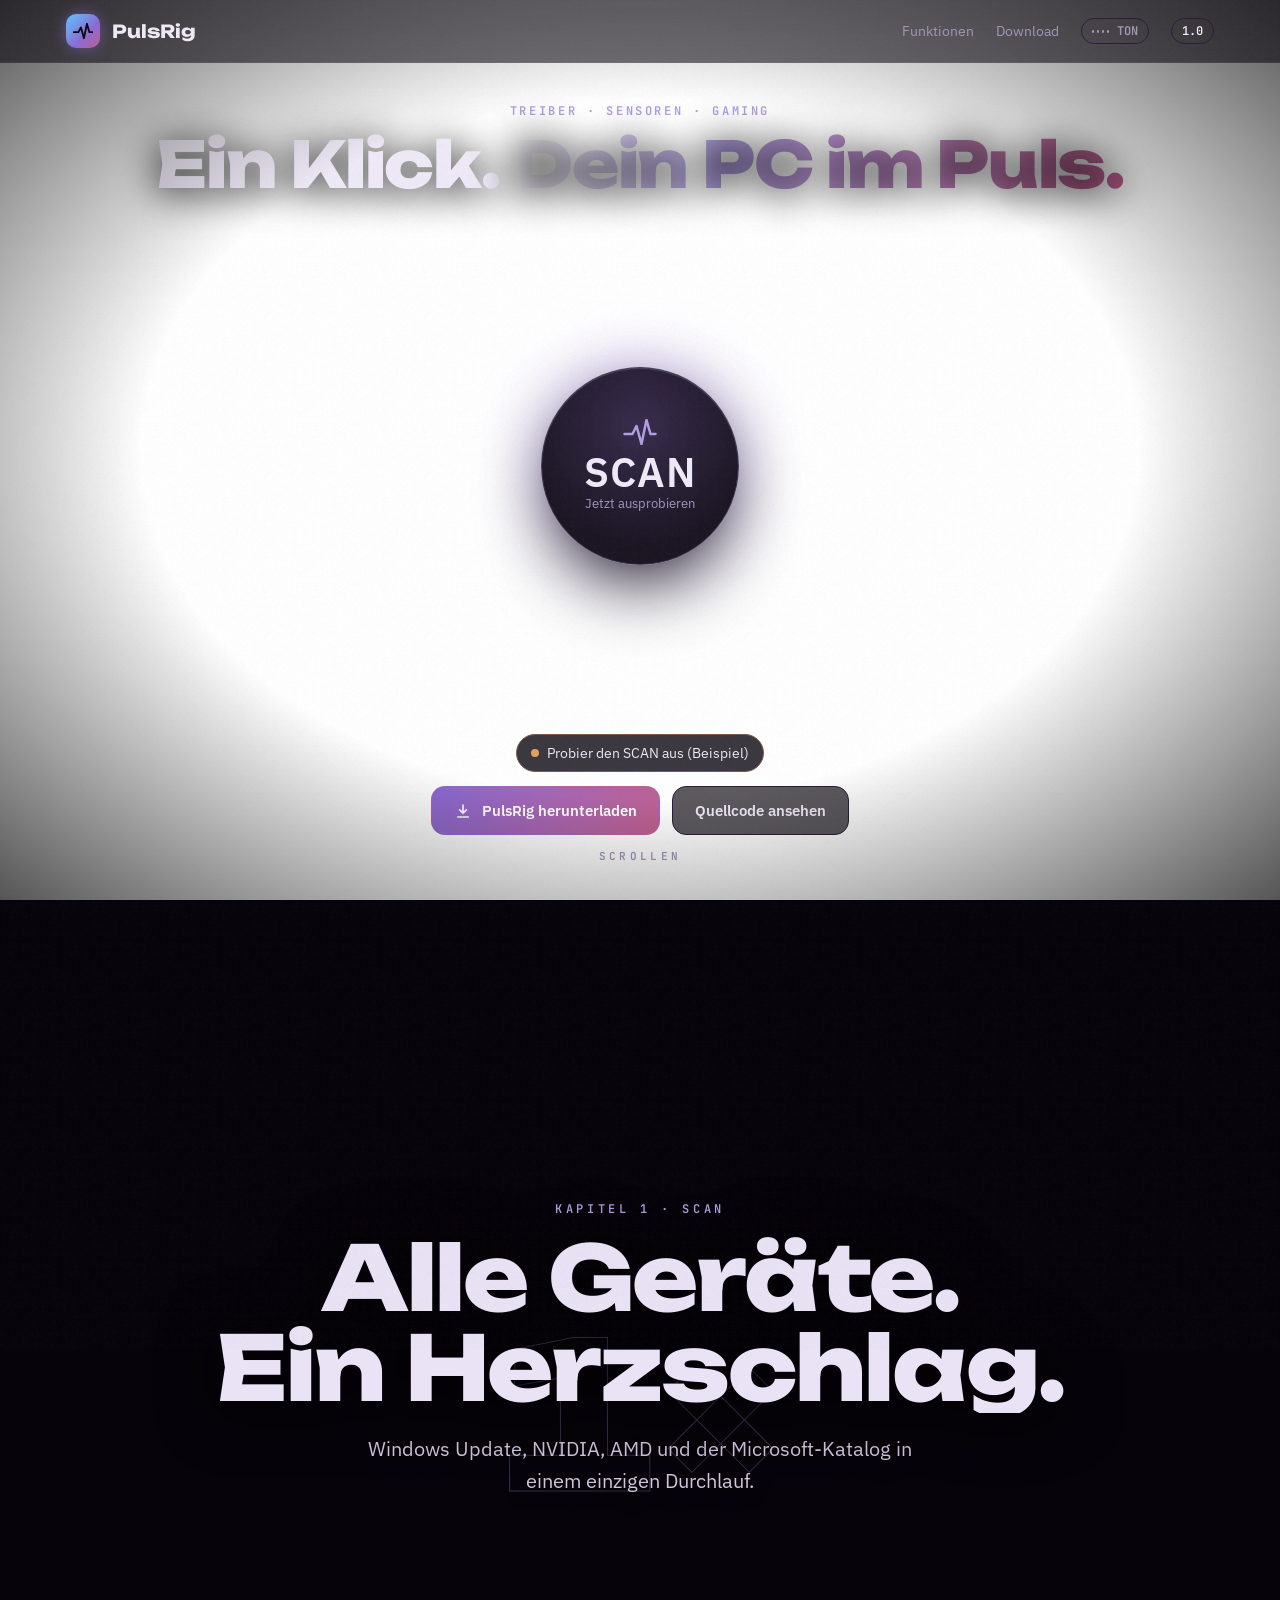
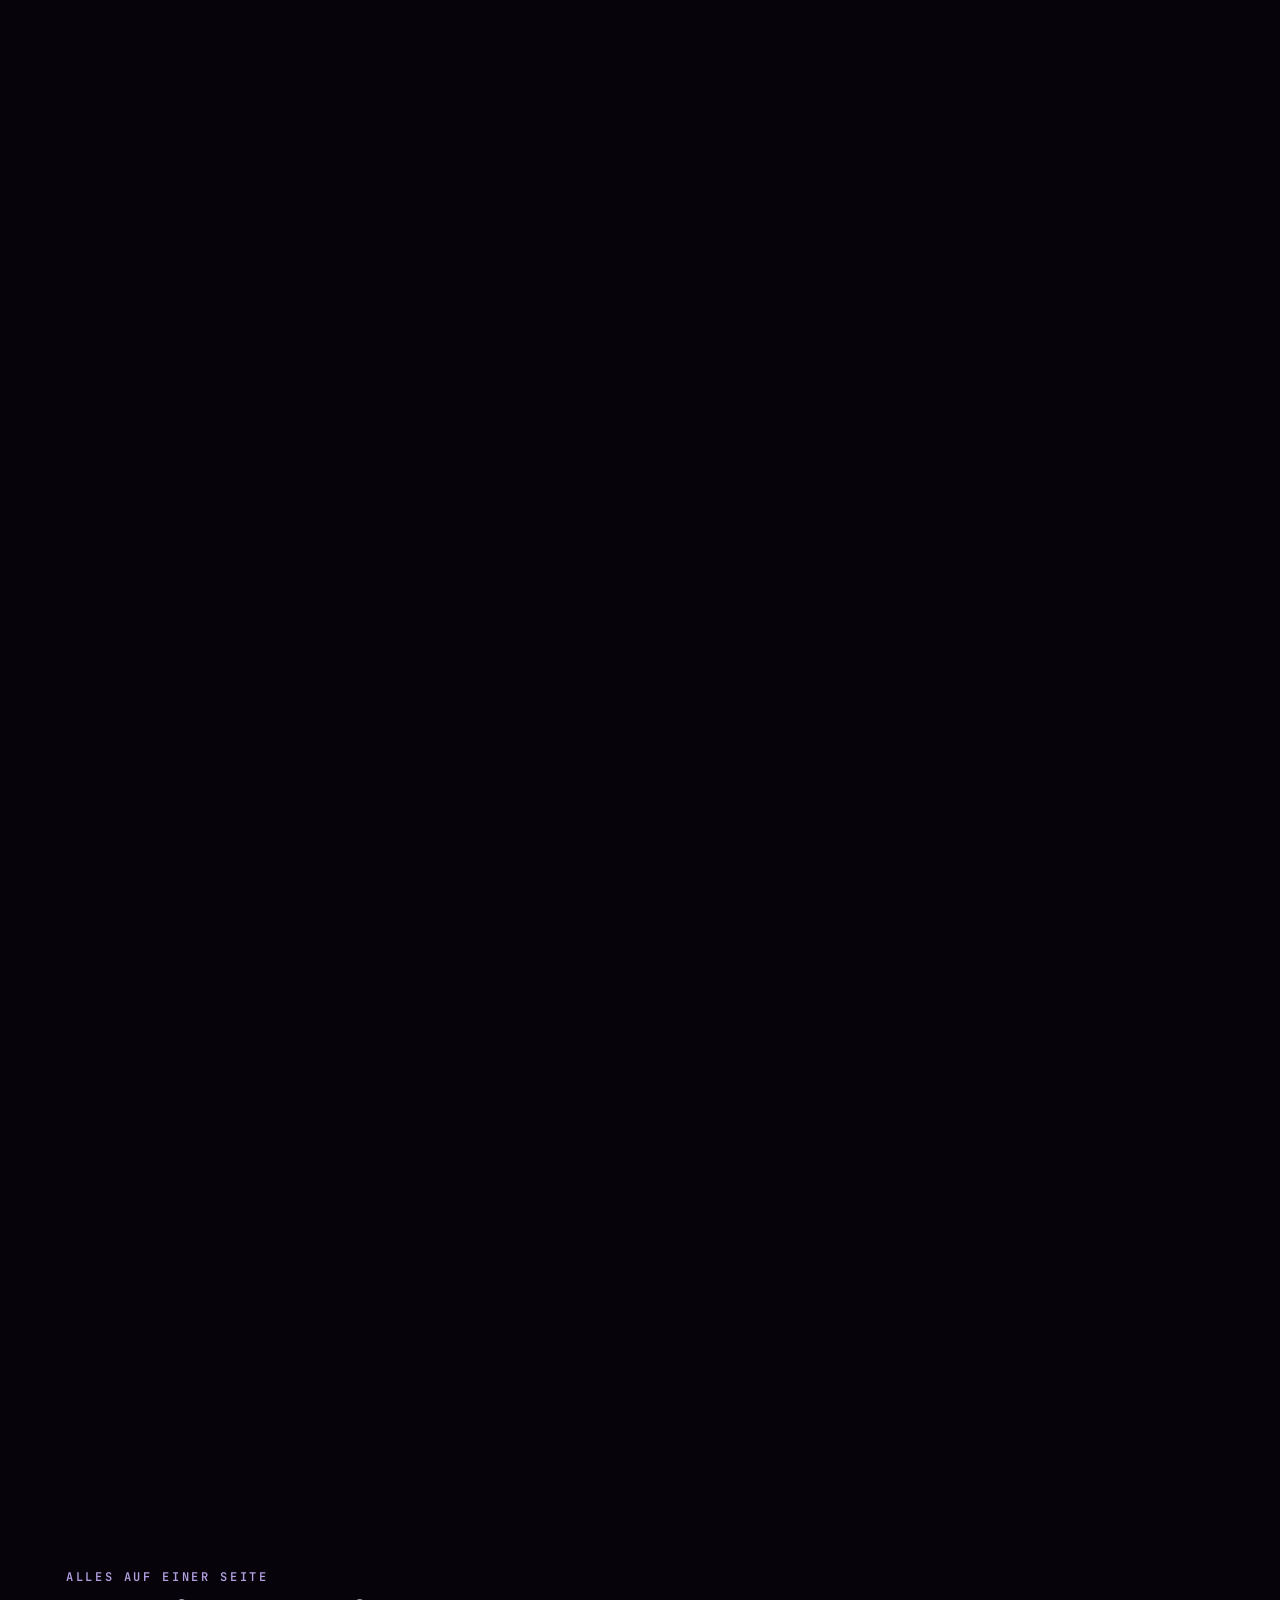
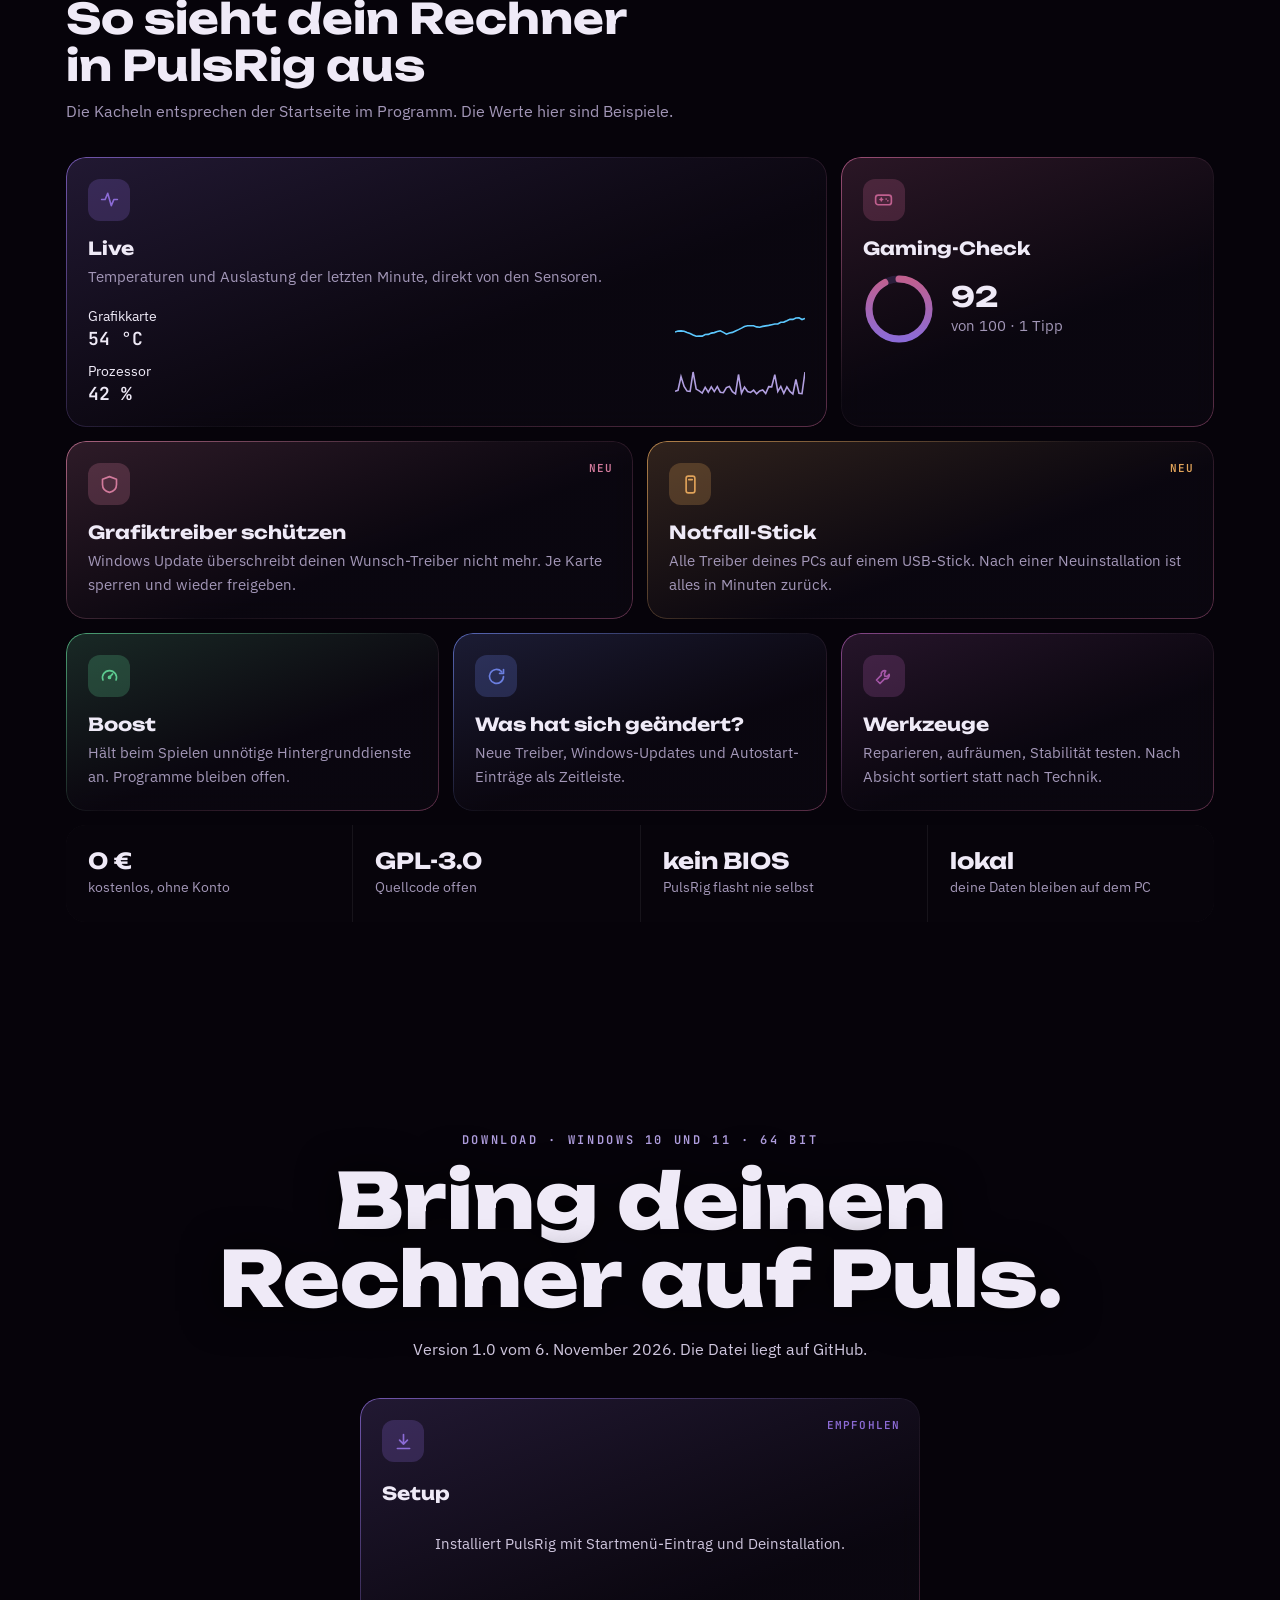
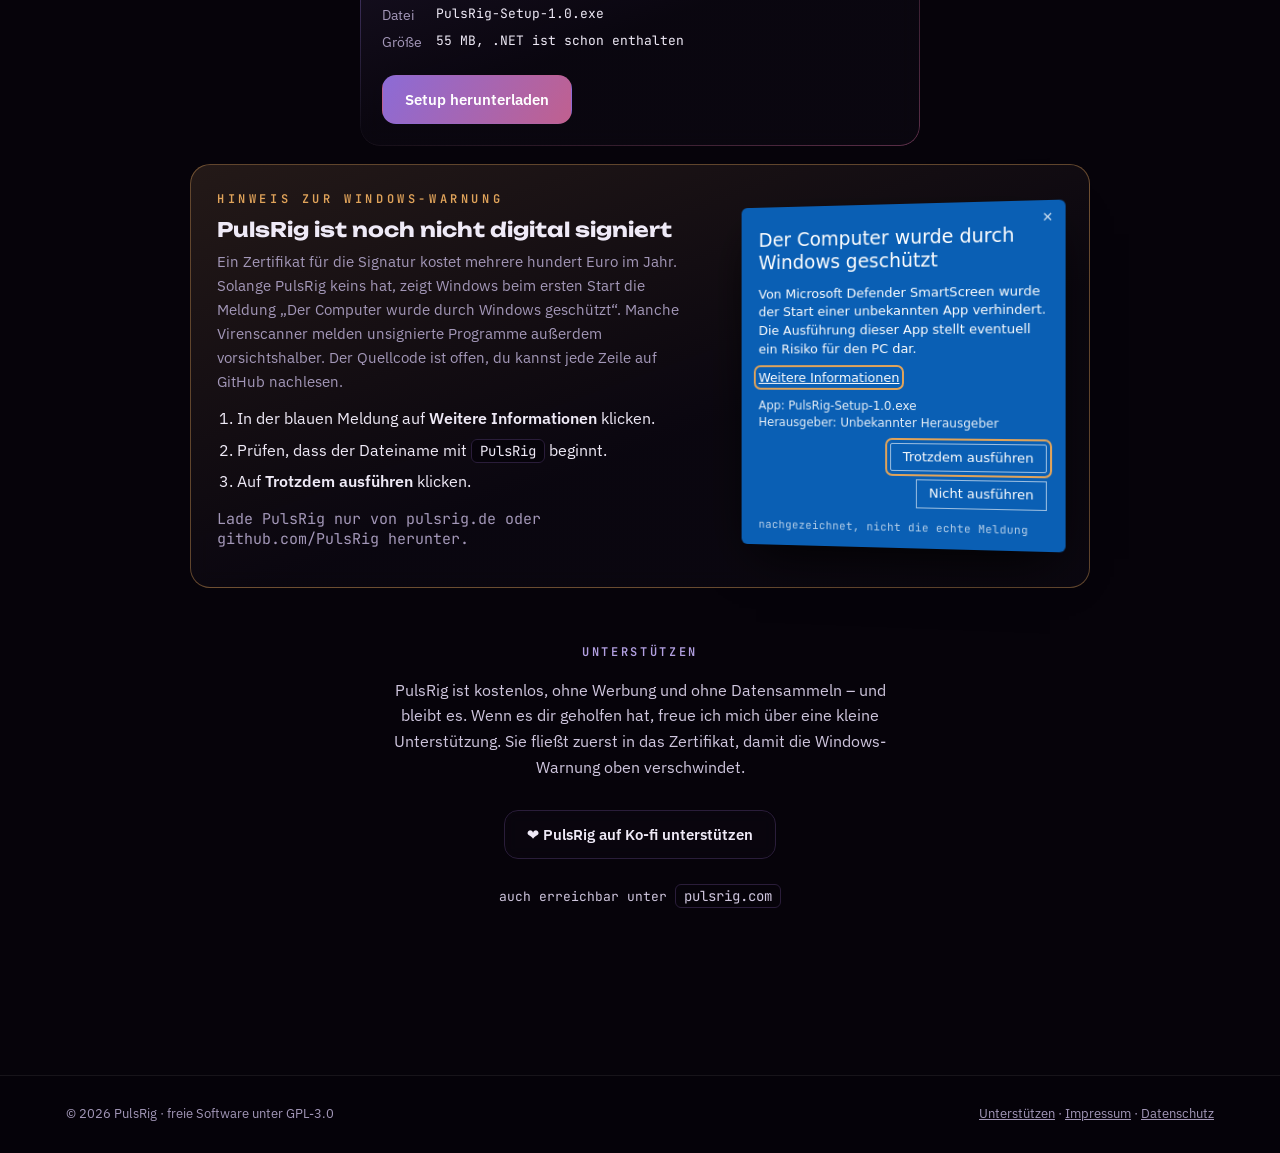
<file: index.html>
<!doctype html>
<html lang="de">
<head>
<meta charset="utf-8">
<meta name="viewport" content="width=device-width,initial-scale=1,viewport-fit=cover">
<title>PulsRig – Treiber, Sensoren, Gaming</title>
<meta name="description" content="PulsRig sucht neuere Treiber, zeigt Temperaturen live und macht deinen Windows-PC fit fürs Spielen. Kostenlos und quelloffen (GPL-3.0).">
<meta name="theme-color" content="#06030a">
<link rel="icon" href="data:image/svg+xml,%3Csvg xmlns='http://www.w3.org/2000/svg' viewBox='0 0 66 52'%3E%3Cpath d='M2 30h16l8-16 10 36 10-48 8 28h10' fill='none' stroke='%238c6bd6' stroke-width='6' stroke-linecap='round' stroke-linejoin='round'/%3E%3C/svg%3E">
<link rel="stylesheet" href="fonts/fonts.css?v=2">
<style>
/* Layout: eine durchgehende WebGL-Welt hinter der Seite – Herzmonitor-Ring im Zentrum einer Galaxie, die Kamera fliegt beim Scrollen hindurch. Inhalte schweben als Bento-Kacheln davor. */
:root{
  --bg:#06030a; --card:#0b0710; --line:#2a1d3a; --fg:#efeaf7; --muted:#a397b8;
  --a1:#8c6bd6; --a2:#a657a8; --a3:#c0608f; --ring:#b19fe0;
  --t-indigo:#6b7fe0; --t-rose:#d27a9c; --t-amber:#e0a35a; --t-green:#5cc98f;
  --display:"Unbounded","Segoe UI",system-ui,sans-serif;
  --body:"IBM Plex Sans","Segoe UI",system-ui,sans-serif;
  --mono:"JetBrains Mono",Consolas,ui-monospace,monospace;
  color-scheme:dark;
}
*{box-sizing:border-box}
html{scroll-padding-top:env(safe-area-inset-top,0px)}
body{margin:0;background:var(--bg);color:var(--fg);font:16px/1.6 var(--body);overflow-x:hidden}
[hidden]{display:none!important}
.wrap{max-width:1180px;margin:0 auto;padding-left:max(16px,env(safe-area-inset-left,0px));padding-right:max(16px,env(safe-area-inset-right,0px))}
a{color:inherit}
:focus-visible{outline:2px solid var(--ring);outline-offset:3px;border-radius:8px}
#gl{position:fixed;inset:0;width:100%;height:100%;z-index:0;display:block;background:radial-gradient(1000px 700px at 50% 40%,#150a24,var(--bg))}
main,header,footer{position:relative;z-index:1}

body::before{content:"";position:fixed;inset:0 0 auto;height:env(safe-area-inset-top,0px);z-index:10;background:var(--bg)}
header{position:sticky;top:env(safe-area-inset-top,0px);z-index:9;backdrop-filter:blur(12px);background:color-mix(in srgb,var(--bg) 55%,transparent);border-bottom:1px solid #ffffff0d}
header .wrap{display:flex;align-items:center;justify-content:space-between;gap:16px;padding-block:14px}
.logo{display:flex;align-items:center;gap:12px;font:700 18px var(--display);text-decoration:none}
.mark{width:34px;height:34px;border-radius:10px;display:grid;place-items:center;background:linear-gradient(135deg,#5cc8ff,var(--a1) 60%,var(--a3));box-shadow:0 0 18px -4px var(--a1)}
.mark svg{width:20px;height:16px}
nav{display:flex;align-items:center;gap:22px;font-size:14px;color:var(--muted)}
nav a{text-decoration:none}nav a:hover{color:var(--fg)}
.pill{font:600 12px var(--mono);border:1px solid var(--line);border-radius:999px;padding:4px 10px;color:var(--fg)}
.snd{background:none;cursor:pointer;display:inline-flex;align-items:center;gap:2px;color:var(--muted)}.snd i{width:2px;height:3px;background:currentColor;border-radius:1px;margin-right:1px}.snd i:last-of-type{margin-right:6px}
.snd[aria-pressed=true]{color:var(--fg);border-color:#b19fe080}.snd[aria-pressed=true] i{animation:eq .9s ease-in-out infinite}.snd i:nth-child(2){animation-delay:-.3s}.snd i:nth-child(3){animation-delay:-.6s}.snd i:nth-child(4){animation-delay:-.15s}
@keyframes eq{50%{height:11px}}
@media(max-width:700px){nav a{display:none}}

/* Hero */
.hero{position:relative;height:calc(100svh - 64px);min-height:620px;display:grid;grid-template-rows:auto 1fr auto;text-align:center;padding-block:40px 36px}
.eyebrow{font:600 12px var(--mono);letter-spacing:.22em;text-transform:uppercase;color:var(--ring)}
h1{font:800 clamp(32px,5.2vw,64px)/1.04 var(--display);margin:12px auto 0;max-width:18ch;text-wrap:balance;letter-spacing:-.02em;text-shadow:0 4px 40px #000}
h1 em{font-style:normal;background:linear-gradient(100deg,#fff,var(--ring) 35%,var(--a3));-webkit-background-clip:text;background-clip:text;color:transparent}
.scan{place-self:center;width:clamp(150px,22vh,220px);aspect-ratio:1;border-radius:50%;border:1px solid #b19fe040;cursor:pointer;color:var(--fg);
  background:radial-gradient(circle at 50% 30%,#2a1d40ee,#0d0715f0 70%);box-shadow:0 30px 80px -20px #000,inset 0 1px 0 #ffffff22,0 0 0 12px #ffffff06,0 0 80px -20px var(--a1);
  display:grid;place-content:center;gap:2px;font-family:var(--body);transition:transform .3s,box-shadow .3s}
.scan:hover{transform:scale(1.04);box-shadow:0 30px 80px -20px #000,inset 0 1px 0 #ffffff22,0 0 0 12px #ffffff0a,0 0 120px -10px var(--a1)}
.scan svg{width:38px;height:26px;margin:0 auto 4px}
.scan b{font:700 clamp(28px,4.6vh,44px)/1 var(--body);letter-spacing:.03em}
.scan small{color:var(--muted);font-size:13px;font-variant-numeric:tabular-nums}
.below{display:flex;flex-direction:column;align-items:center;gap:14px}
.found{display:inline-flex;align-items:center;gap:8px;font-size:14px;padding:7px 14px;border-radius:999px;background:#0b0710cc;border:1px solid color-mix(in srgb,var(--t-amber) 45%,var(--line));transition:opacity .4s}
.found i{width:8px;height:8px;border-radius:50%;background:var(--t-amber)}
.cta{display:flex;flex-wrap:wrap;justify-content:center;gap:12px}
.btn{display:inline-flex;align-items:center;gap:10px;padding:14px 22px;border-radius:14px;font:600 15px var(--body);text-decoration:none;border:1px solid var(--line);background:#0b0710aa;backdrop-filter:blur(8px);transition:transform .2s,box-shadow .2s,border-color .2s}
.btn.primary{background:linear-gradient(120deg,var(--a1),var(--a3));color:#fff;border-color:transparent}
.btn.primary:hover{transform:translateY(-2px);box-shadow:0 12px 40px -10px var(--a2)}
.btn.ghost:hover{border-color:var(--a1)}
.meta{font:13px var(--mono);color:var(--muted)}
.cue{font:600 11px var(--mono);letter-spacing:.3em;color:var(--muted);animation:cue 2s ease-in-out infinite}
@keyframes cue{50%{transform:translateY(6px);opacity:.5}}

/* Kapitel */
.chapters{position:relative;height:420vh}
.pin{position:sticky;top:0;height:100vh;display:grid;place-items:center;overflow:hidden}
.chap{position:absolute;max-width:min(980px,94vw);text-align:center;padding-inline:16px;transition:opacity .6s,transform 1s cubic-bezier(.2,.8,.2,1),filter .7s}
.chap:not(.on){opacity:0;transform:scale(1.15) translateY(20px);filter:blur(14px)}
.k{font:600 12px var(--mono);letter-spacing:.3em;color:var(--ring)}
.chap h2{font:800 clamp(36px,7vw,96px)/1 var(--display);margin:16px 0 0;text-wrap:balance;letter-spacing:-.02em;
  background:linear-gradient(100deg,#e9e3f5 40%,#fff 50%,#e9e3f5 60%);background-size:250% 100%;-webkit-background-clip:text;background-clip:text;color:transparent;animation:sweep 5s linear infinite;filter:drop-shadow(0 6px 30px #000)}
@keyframes sweep{from{background-position:150% 0}to{background-position:-100% 0}}
.chap p{color:#cfc6de;font-size:clamp(16px,1.8vw,20px);max-width:46ch;margin:20px auto 0;text-shadow:0 2px 20px #000}
.num{font:800 clamp(80px,16vw,220px)/1 var(--display);color:transparent;-webkit-text-stroke:1px #b19fe055;position:absolute;inset:auto 0 -.1em;z-index:-1;font-variant-numeric:tabular-nums}
.prog{position:absolute;bottom:40px;left:50%;transform:translateX(-50%);display:flex;gap:8px}
.prog i{width:34px;height:3px;border-radius:2px;background:#ffffff1a;overflow:hidden;position:relative}
.prog i b{position:absolute;inset:0;background:var(--ring);transform-origin:left;transform:scaleX(0)}

/* Bento */
section.blk{padding-block:90px}
.sec-head{display:flex;flex-direction:column;gap:10px;margin-bottom:32px;max-width:700px}
h2.h{font:700 clamp(26px,3.4vw,42px)/1.12 var(--display);margin:0;text-wrap:balance}
.sec-head p{margin:0;color:var(--muted)}
.bento{display:grid;grid-template-columns:repeat(6,1fr);gap:14px}
.tile{--tone:var(--a1);position:relative;grid-column:span 2;min-width:0;padding:22px;border-radius:20px;background:linear-gradient(160deg,color-mix(in srgb,var(--tone) 18%,#0b0710e6),#0b0710e6 60%);backdrop-filter:blur(10px);transform-style:preserve-3d;transition:transform .15s ease-out}
.tile::before{content:"";position:absolute;inset:0;border-radius:inherit;padding:1px;background:linear-gradient(150deg,color-mix(in srgb,var(--tone) 75%,transparent),#ffffff08 50%,color-mix(in srgb,var(--a3) 45%,transparent));-webkit-mask:linear-gradient(#000 0 0) content-box,linear-gradient(#000 0 0);-webkit-mask-composite:xor;mask-composite:exclude;pointer-events:none}
.tile::after{content:"";position:absolute;inset:0;border-radius:inherit;pointer-events:none;opacity:0;transition:opacity .3s;background:radial-gradient(320px circle at var(--mx,50%) var(--my,50%),color-mix(in srgb,var(--tone) 26%,transparent),transparent 60%)}
.tile:hover::after{opacity:1}
.tile.wide{grid-column:span 3}.tile.big{grid-column:span 4}
.ic{width:42px;height:42px;border-radius:12px;display:grid;place-items:center;background:color-mix(in srgb,var(--tone) 24%,transparent);color:var(--tone);transform:translateZ(34px)}
.ic svg{width:21px;height:21px;fill:none;stroke:currentColor;stroke-width:1.9;stroke-linecap:round;stroke-linejoin:round}
.tile h3{font:600 18px var(--display);margin:16px 0 6px;transform:translateZ(20px)}
.tile p{margin:0;color:var(--muted);font-size:15px;transform:translateZ(10px)}
.tag{position:absolute;top:20px;right:20px;font:600 11px var(--mono);letter-spacing:.1em;color:var(--tone)}
.live{display:grid;gap:10px;margin-top:16px}
.lv{display:grid;grid-template-columns:1fr 130px;align-items:center;gap:12px;font-size:14px}
.lv b{display:block;font:600 18px var(--mono);font-variant-numeric:tabular-nums}
.lv svg{width:130px;height:30px}.lv path{fill:none;stroke-width:1.6}
.gauge{display:flex;align-items:center;gap:16px;margin-top:14px}
.gauge svg{width:72px;height:72px}.gauge b{font:700 28px var(--display)}
@media(max-width:900px){.tile,.tile.wide{grid-column:span 3}.tile.big{grid-column:span 6}}
@media(max-width:600px){.bento{grid-template-columns:1fr}.tile,.tile.wide,.tile.big{grid-column:auto}}
.promise{display:grid;grid-template-columns:repeat(4,1fr);gap:1px;background:#ffffff12;border-radius:20px;overflow:hidden;margin-top:14px}
@media(max-width:800px){.promise{grid-template-columns:1fr 1fr}}
.promise div{background:#06030ae0;padding:22px}
.promise strong{display:block;font:700 22px var(--display)}
.promise span{color:var(--muted);font-size:14px}
.dl{text-align:center;padding-block:120px 140px}
.dl h2{font:800 clamp(34px,6vw,80px)/1.02 var(--display);margin:14px auto 0;max-width:14ch;text-wrap:balance;text-shadow:0 4px 40px #000}
.dl p{color:#cfc6de;max-width:52ch;margin:18px auto 30px}
.files{display:grid;grid-template-columns:1fr;gap:14px;max-width:560px;margin:36px auto 0;text-align:left}
.file{display:flex;flex-direction:column;gap:4px}
.file dl{display:grid;grid-template-columns:auto 1fr;gap:4px 14px;margin:14px 0 18px;font-size:14px}
.file dt{color:var(--muted)}.file dd{margin:0;font-family:var(--mono);font-size:13px;overflow-wrap:anywhere}
.file .btn{align-self:flex-start;margin-top:auto}
.warn{display:grid;grid-template-columns:1.2fr .8fr;gap:28px;align-items:center;max-width:900px;margin:18px auto 0;text-align:left;padding:26px;border-radius:20px;
  background:linear-gradient(160deg,color-mix(in srgb,var(--t-amber) 12%,#0b0710e6),#0b0710e6 60%);border:1px solid color-mix(in srgb,var(--t-amber) 40%,transparent);backdrop-filter:blur(10px)}
@media(max-width:800px){.warn{grid-template-columns:1fr}}
.warn h3{font:600 20px var(--display);margin:10px 0 8px}
.warn p{margin:0 0 12px;max-width:none;color:var(--muted);font-size:15px}
.warn ol{margin:0 0 14px;padding-left:20px;display:grid;gap:6px}
.warn li b{color:var(--fg)}
.ss{margin:0;background:#0a5fb4;color:#fff;border-radius:6px;padding:18px 18px 14px;font:13px/1.45 "Segoe UI",system-ui,sans-serif;position:relative;box-shadow:0 20px 50px -15px #000;transform:perspective(900px) rotateY(-8deg)}
.ss-x{position:absolute;top:8px;right:12px;opacity:.8}
.ss-t{font-size:19px;line-height:1.2;margin:4px 0 12px;font-weight:300}
.ss-p{margin-bottom:10px}.ss-p.small{font-size:12px;opacity:.9}
.ss-l{margin-bottom:10px}
.ss-b{display:flex;gap:8px;justify-content:flex-end;flex-wrap:wrap}
.box{border:1px solid #ffffff99;padding:4px 12px}
.hl{outline:2px solid var(--t-amber);outline-offset:3px;border-radius:2px;text-decoration:underline}
.box.hl{text-decoration:none}
.ss figcaption{margin-top:12px;font:11px var(--mono);opacity:.7}
code{font:14px var(--mono);background:#06030a;border:1px solid var(--line);padding:2px 8px;border-radius:6px}
footer{border-top:1px solid #ffffff12;padding-block:28px;color:var(--muted);font-size:13px;background:#06030ad0}
footer .wrap{display:flex;flex-wrap:wrap;justify-content:space-between;gap:12px}

/* Kino-Schicht */
.grain{position:fixed;inset:-50%;z-index:20;pointer-events:none;opacity:.055;background-image:url("data:image/svg+xml,%3Csvg xmlns='http://www.w3.org/2000/svg' width='160' height='160'%3E%3Cfilter id='n'%3E%3CfeTurbulence baseFrequency='.9' numOctaves='2'/%3E%3C/filter%3E%3Crect width='100%25' height='100%25' filter='url(%23n)'/%3E%3C/svg%3E");animation:grain 1s steps(6) infinite}
@keyframes grain{33%{transform:translate(-4%,3%)}66%{transform:translate(3%,-5%)}}
.vignette{position:fixed;inset:0;z-index:2;pointer-events:none;background:radial-gradient(ellipse at center,transparent 55%,#000a 100%)}
.bars{position:fixed;inset:0;z-index:19;pointer-events:none}
.bars::before,.bars::after{content:"";position:absolute;left:0;right:0;height:0;background:#000;transition:height .8s cubic-bezier(.7,0,.2,1)}
.bars::before{top:0}.bars::after{bottom:0}
body.cine .bars::before,body.cine .bars::after{height:8vh}
#intro{position:fixed;inset:0;z-index:30;background:#000;display:grid;place-items:center;transition:opacity 1.1s ease .1s}
#intro.done{opacity:0;pointer-events:none}
#intro svg{width:min(1100px,96vw);height:200px;overflow:visible}
#intro .ecg{fill:none;stroke:#d9cfff;stroke-width:3;stroke-linecap:round;stroke-linejoin:round;filter:drop-shadow(0 0 6px #b19fe0) drop-shadow(0 0 22px #8c6bd6) drop-shadow(0 0 60px #c0608f);stroke-dasharray:2600;stroke-dashoffset:2600;animation:ecg 2.3s cubic-bezier(.6,0,.3,1) forwards}
@keyframes ecg{to{stroke-dashoffset:0}}
#intro .word{position:absolute;font:800 clamp(40px,9vw,128px)/1 var(--display);color:transparent;background:linear-gradient(90deg,#fff0,#fff 40%,#c9bbf0 50%,#fff 60%,#fff0);background-size:300% 100%;-webkit-background-clip:text;background-clip:text;opacity:0;animation:word 1.7s ease 2s forwards}
@keyframes word{0%{opacity:0;letter-spacing:.7em;background-position:100% 0;filter:blur(14px)}60%{opacity:1;filter:blur(0)}100%{opacity:1;letter-spacing:.12em;background-position:0 0}}
#intro .sub{position:absolute;top:calc(50% + clamp(50px,7vw,100px));font:600 12px var(--mono);letter-spacing:.5em;color:#b19fe0;opacity:0;animation:fade 1s ease 2.9s forwards}
@keyframes fade{to{opacity:1}}
#intro .bar{position:absolute;left:0;right:0;height:11vh;background:#000;z-index:2}
#intro .bar.t{top:0}#intro .bar.b{bottom:0}
#skip{position:absolute;right:max(20px,env(safe-area-inset-right,0px));bottom:calc(11vh + 16px);z-index:3;background:none;border:1px solid #ffffff30;color:#ffffffa0;font:600 12px var(--mono);letter-spacing:.14em;padding:8px 14px;border-radius:999px;cursor:pointer}
.flash{position:fixed;inset:0;z-index:29;pointer-events:none;background:radial-gradient(circle,#fff,#c9bbf0 12%,#8c6bd6 30%,transparent 70%);opacity:0}
.flash.go{animation:flash 1.3s ease-out}
@keyframes flash{0%{opacity:.4;transform:scale(.2)}100%{opacity:0;transform:scale(2.6)}}
.hero>*{transition:transform 1.4s cubic-bezier(.2,.8,.2,1),filter 1.4s,opacity 1.4s}
body.pre-intro .hero>*{transform:translateY(30px) scale(.94);filter:blur(8px)}

.rv{transition:transform .9s cubic-bezier(.2,.7,.2,1)}
.rv.pre{transform:translateY(30px)}
@media (prefers-reduced-motion:reduce){*,*::before,*::after{animation:none!important;transition:none!important}#intro{display:none}.rv.pre{transform:none}
  .chapters{height:auto}.pin{position:static;height:auto;display:grid;gap:80px;padding-block:80px}.chap{position:static}.chap:not(.on){opacity:1;transform:none;filter:none}.prog,.num{display:none}}

/* Handy */
@supports(height:100svh){.pin{height:100svh}}
@media(max-width:700px){
  header .wrap{padding-block:10px}
  nav{gap:8px}
  nav .pill{min-height:44px;display:inline-flex;align-items:center;padding-inline:14px}
  .logo{min-height:44px}
  .hero{min-height:560px;padding-block:28px 24px}
  .chap{left:0;right:0;max-width:none;padding-inline:20px}
  .chap h2{font-size:clamp(30px,9.5vw,44px);line-height:1.05}
  .prog{bottom:calc(28px + env(safe-area-inset-bottom,0px))}
  section.blk{padding-block:64px}
  .dl{padding-block:80px 96px}
  .warn{padding:20px;gap:22px}
  .ss{transform:none}
  .support .btn,.dl .btn{justify-content:center}
  footer{padding-bottom:calc(28px + env(safe-area-inset-bottom,0px))}
  footer .wrap{flex-direction:column}
  footer a{display:inline-flex;align-items:center;min-height:44px}
}
</style>
</head>
<body>

<canvas id="gl" aria-hidden="true"></canvas>
<div class="vignette" aria-hidden="true"></div>
<div class="bars" aria-hidden="true"></div>
<div class="grain" aria-hidden="true"></div>
<div class="flash" id="flash" aria-hidden="true"></div>
<div id="intro" aria-hidden="true">
  <div class="bar t"></div><div class="bar b"></div>
  <svg viewBox="0 0 1100 200"><path class="ecg" d="M0 110 H330 l20 -12 l14 12 h40 l16 -90 l22 160 l18 -100 l12 30 h60 l14 -8 l12 8 H700 l20 -12 l14 12 h30 l16 -70 l22 120 l18 -70 h200"/></svg>
  <div class="word">PULSRIG</div>
  <div class="sub">DEIN PC IM PULS</div>
  <button type="button" id="skip">ÜBERSPRINGEN</button>
</div>

<header>
  <div class="wrap">
    <a class="logo" href="#top" aria-label="PulsRig Startseite">
      <span class="mark"><svg viewBox="0 0 66 52" aria-hidden="true"><path d="M2 30h16l8-16 10 36 10-48 8 28h10" fill="none" stroke="#0b0710" stroke-width="6" stroke-linecap="round" stroke-linejoin="round"/></svg></span>
      PulsRig
    </a>
    <nav><a href="#funktionen">Funktionen</a><a href="#download">Download</a><button type="button" class="pill snd" id="snd" aria-pressed="false" aria-label="Hintergrundklang ein oder aus"><i></i><i></i><i></i><i></i>TON</button><span class="pill">1.0</span></nav>
  </div>
</header>

<main id="top">
  <div class="hero wrap">
    <div>
      <div class="eyebrow">Treiber · Sensoren · Gaming</div>
      <h1>Ein Klick. <em>Dein PC im Puls.</em></h1>
    </div>
    <button class="scan" id="scan" type="button" aria-label="SCAN ausprobieren">
      <svg viewBox="0 0 66 52" aria-hidden="true"><path d="M2 30h16l8-16 10 36 10-48 8 28h10" fill="none" stroke="#b19fe0" stroke-width="5" stroke-linecap="round" stroke-linejoin="round"/></svg>
      <b>SCAN</b><small id="scanSub">Jetzt ausprobieren</small>
    </button>
    <div class="below">
      <div class="found" id="found"><i></i><span id="foundText">Probier den SCAN aus (Beispiel)</span></div>
      <div class="cta">
        <a class="btn primary" href="https://github.com/PulsRig/PulsRig/releases/latest/download/PulsRig-Setup-1.0.exe">
          <svg width="18" height="18" viewBox="0 0 24 24" fill="none" stroke="currentColor" stroke-width="2.2" stroke-linecap="round" stroke-linejoin="round"><path d="M12 4v11m0 0-4.5-4.5M12 15l4.5-4.5M5 20h14"/></svg>
          PulsRig herunterladen</a>
        <a class="btn ghost" href="https://github.com/PulsRig/PulsRig-Code" target="_blank" rel="noopener">Quellcode ansehen</a>
      </div>
      <div class="cue">SCROLLEN</div>
    </div>
  </div>

  <section class="chapters" id="chapters" aria-label="Was PulsRig macht">
    <div class="pin">
      <div class="chap on"><div class="num">1×</div><div class="k">KAPITEL 1 · SCAN</div><h2>Alle Geräte. Ein Herzschlag.</h2><p>Windows Update, NVIDIA, AMD und der Microsoft-Katalog in einem einzigen Durchlauf.</p></div>
      <div class="chap"><div class="num">°C</div><div class="k">KAPITEL 2 · LIVE</div><h2>Jedes Grad. Jedes Megahertz.</h2><p>Temperatur, Takt und Auslastung in Echtzeit, auch unter Volllast im Stabilitätstest.</p></div>
      <div class="chap"><div class="num">FPS</div><div class="k">KAPITEL 3 · BOOST</div><h2>Wenn das Spiel startet, wird es still.</h2><p>Unnötige Dienste pausieren. Der Gaming-Check zeigt, was noch bremst.</p></div>
      <div class="chap"><div class="num">USB</div><div class="k">KAPITEL 4 · SCHUTZ</div><h2>Nichts geht verloren.</h2><p>Grafiktreiber gesperrt gegen Windows Update, alle Treiber auf dem Notfall-Stick.</p></div>
      <div class="prog" aria-hidden="true"><i><b></b></i><i><b></b></i><i><b></b></i><i><b></b></i></div>
    </div>
  </section>

  <section class="blk" id="funktionen">
    <div class="wrap">
      <div class="sec-head rv">
        <div class="eyebrow">Alles auf einer Seite</div>
        <h2 class="h">So sieht dein Rechner in PulsRig aus</h2>
        <p>Die Kacheln entsprechen der Startseite im Programm. Die Werte hier sind Beispiele.</p>
      </div>
      <div class="bento">
        <article class="tile big rv" style="--tone:var(--a1)">
          <div class="ic"><svg viewBox="0 0 24 24"><path d="M3 12h4l3-7 4 14 3-7h4"/></svg></div>
          <h3>Live</h3><p>Temperaturen und Auslastung der letzten Minute, direkt von den Sensoren.</p>
          <div class="live">
            <div class="lv"><span>Grafikkarte<b id="lv1">45 °C</b></span><svg viewBox="0 0 130 30"><path id="sp1" stroke="#5cc8ff"/></svg></div>
            <div class="lv"><span>Prozessor<b id="lv2">14 %</b></span><svg viewBox="0 0 130 30"><path id="sp2" stroke="#b19fe0"/></svg></div>
          </div>
        </article>
        <article class="tile rv" style="--tone:var(--a3)">
          <div class="ic"><svg viewBox="0 0 24 24"><rect x="3" y="7" width="18" height="11" rx="3"/><path d="M8 12h3m-1.5-1.5v3M15 11.5h.01M17 13.5h.01"/></svg></div>
          <h3>Gaming-Check</h3>
          <div class="gauge"><svg viewBox="0 0 72 72"><defs><linearGradient id="gg"><stop offset="0" stop-color="#8c6bd6"/><stop offset="1" stop-color="#c0608f"/></linearGradient></defs><circle cx="36" cy="36" r="30" fill="none" stroke="#2a1d3a" stroke-width="7"/><circle cx="36" cy="36" r="30" fill="none" stroke="url(#gg)" stroke-width="7" stroke-linecap="round" stroke-dasharray="188.5" stroke-dashoffset="15" transform="rotate(-90 36 36)"/></svg><div><b>92</b><p>von 100 · 1 Tipp</p></div></div>
        </article>
        <article class="tile wide rv" style="--tone:var(--t-rose)">
          <div class="ic"><svg viewBox="0 0 24 24"><path d="M12 3 4 6v6c0 5 3.5 8 8 9 4.5-1 8-4 8-9V6z"/></svg></div>
          <h3>Grafiktreiber schützen</h3><p>Windows Update überschreibt deinen Wunsch-Treiber nicht mehr. Je Karte sperren und wieder freigeben.</p><span class="tag">NEU</span>
        </article>
        <article class="tile wide rv" style="--tone:var(--t-amber)">
          <div class="ic"><svg viewBox="0 0 24 24"><rect x="7" y="2.5" width="10" height="19" rx="2.5"/><path d="M10 6.5h4"/></svg></div>
          <h3>Notfall-Stick</h3><p>Alle Treiber deines PCs auf einem USB-Stick. Nach einer Neuinstallation ist alles in Minuten zurück.</p><span class="tag">NEU</span>
        </article>
        <article class="tile rv" style="--tone:var(--t-green)">
          <div class="ic"><svg viewBox="0 0 24 24"><path d="M4.5 16a8 8 0 1 1 15 0"/><path d="m12 13 3.5-4"/><circle cx="12" cy="13" r="1.2"/></svg></div>
          <h3>Boost</h3><p>Hält beim Spielen unnötige Hintergrunddienste an. Programme bleiben offen.</p>
        </article>
        <article class="tile rv" style="--tone:var(--t-indigo)">
          <div class="ic"><svg viewBox="0 0 24 24"><path d="M20 12a8 8 0 1 1-2.3-5.7M20 4v4.5h-4.5"/></svg></div>
          <h3>Was hat sich geändert?</h3><p>Neue Treiber, Windows-Updates und Autostart-Einträge als Zeitleiste.</p>
        </article>
        <article class="tile rv" style="--tone:var(--a2)">
          <div class="ic"><svg viewBox="0 0 24 24"><path d="M14.5 5.5a4 4 0 0 0-5 5L4 16l4 4 5.5-5.5a4 4 0 0 0 5-5l-2.5 2.5-2.5-.5-.5-2.5z"/></svg></div>
          <h3>Werkzeuge</h3><p>Reparieren, aufräumen, Stabilität testen. Nach Absicht sortiert statt nach Technik.</p>
        </article>
      </div>
      <div class="promise rv">
        <div><strong>0 €</strong><span>kostenlos, ohne Konto</span></div>
        <div><strong>GPL-3.0</strong><span>Quellcode offen</span></div>
        <div><strong>kein BIOS</strong><span>PulsRig flasht nie selbst</span></div>
        <div><strong>lokal</strong><span>deine Daten bleiben auf dem PC</span></div>
      </div>
    </div>
  </section>

  <section class="dl wrap" id="download">
    <div class="eyebrow">Download · Windows 10 und 11 · 64 Bit</div>
    <h2>Bring deinen Rechner auf Puls.</h2>
    <p>Version 1.0 vom 6. November 2026. Die Datei liegt auf GitHub.</p>

    <div class="files">
      <article class="file tile" style="--tone:var(--a1)">
        <span class="tag">EMPFOHLEN</span>
        <div class="ic"><svg viewBox="0 0 24 24"><path d="M12 4v11m0 0-4.5-4.5M12 15l4.5-4.5M5 20h14"/></svg></div>
        <h3>Setup</h3>
        <p>Installiert PulsRig mit Startmenü-Eintrag und Deinstallation.</p>
        <dl><dt>Datei</dt><dd>PulsRig-Setup-1.0.exe</dd><dt>Größe</dt><dd>55 MB, .NET ist schon enthalten</dd></dl>
        <a class="btn primary" href="https://github.com/PulsRig/PulsRig/releases/latest/download/PulsRig-Setup-1.0.exe">Setup herunterladen</a>
      </article>
    </div>

    <div class="warn">
      <div class="warn-text">
        <div class="k" style="color:var(--t-amber)">HINWEIS ZUR WINDOWS-WARNUNG</div>
        <h3>PulsRig ist noch nicht digital signiert</h3>
        <p>Ein Zertifikat für die Signatur kostet mehrere hundert Euro im Jahr. Solange PulsRig keins hat, zeigt Windows beim ersten Start die Meldung „Der Computer wurde durch Windows geschützt“. Manche Virenscanner melden unsignierte Programme außerdem vorsichtshalber. Der Quellcode ist offen, du kannst jede Zeile auf GitHub nachlesen.</p>
        <ol>
          <li>In der blauen Meldung auf <b>Weitere Informationen</b> klicken.</li>
          <li>Prüfen, dass der Dateiname mit <code>PulsRig</code> beginnt.</li>
          <li>Auf <b>Trotzdem ausführen</b> klicken.</li>
        </ol>
        <p class="meta">Lade PulsRig nur von pulsrig.de oder github.com/PulsRig herunter.</p>
      </div>
      <figure class="ss" aria-label="So sieht die Windows-Meldung aus (nachgezeichnet)">
        <div class="ss-x">✕</div>
        <div class="ss-t">Der Computer wurde durch Windows geschützt</div>
        <div class="ss-p">Von Microsoft Defender SmartScreen wurde der Start einer unbekannten App verhindert. Die Ausführung dieser App stellt eventuell ein Risiko für den PC dar.</div>
        <div class="ss-l"><span class="hl">Weitere Informationen</span></div>
        <div class="ss-p small">App: PulsRig-Setup-1.0.exe<br>Herausgeber: Unbekannter Herausgeber</div>
        <div class="ss-b"><span class="hl box">Trotzdem ausführen</span><span class="box">Nicht ausführen</span></div>
        <figcaption>nachgezeichnet, nicht die echte Meldung</figcaption>
      </figure>
    </div>
    <div class="support" style="margin-top:56px">
      <div class="eyebrow">Unterstützen</div>
      <p>PulsRig ist kostenlos, ohne Werbung und ohne Datensammeln – und bleibt es. Wenn es dir geholfen hat, freue ich mich über eine kleine Unterstützung. Sie fließt zuerst in das Zertifikat, damit die Windows-Warnung oben verschwindet.</p>
      <a class="btn ghost" href="https://ko-fi.com/pulsrig" target="_blank" rel="noopener">❤ PulsRig auf Ko-fi unterstützen</a>
    </div>
    <p class="meta" style="margin-top:28px">auch erreichbar unter <code>pulsrig.com</code></p>
  </section>
</main>
<footer><div class="wrap"><span>© 2026 PulsRig · freie Software unter GPL-3.0</span><span><a href="https://ko-fi.com/pulsrig" target="_blank" rel="noopener">Unterstützen</a> · <a href="impressum.html">Impressum</a> · <a href="datenschutz.html">Datenschutz</a></span></div></footer>

<script src="js/three.min.js"></script>
<script src="js/CopyShader.js"></script>
<script src="js/LuminosityHighPassShader.js"></script>
<script src="js/EffectComposer.js"></script>
<script src="js/RenderPass.js"></script>
<script src="js/ShaderPass.js"></script>
<script src="js/UnrealBloomPass.js"></script>
<script>
const still=matchMedia('(prefers-reduced-motion: reduce)').matches;
const clamp=(v,a,b)=>Math.min(b,Math.max(a,v)), ease=t=>t<.5?4*t*t*t:1-Math.pow(-2*t+2,3)/2;

/* ===== WebGL-Welt ===== */
const World=(function(){
  if(!window.THREE)return null;
  const cv=document.getElementById('gl');
  /* Handys: weniger Teilchen, kleinere Auflösung, Bloom in halber Größe */
  const mob=matchMedia('(max-width:700px),(pointer:coarse)').matches;
  const r=new THREE.WebGLRenderer({canvas:cv,antialias:!mob,alpha:true,powerPreference:'high-performance'});
  r.setPixelRatio(Math.min(devicePixelRatio,mob?1.25:1.75));
  const scene=new THREE.Scene();
  scene.fog=new THREE.FogExp2(0x06030a,.028);
  const cam=new THREE.PerspectiveCamera(42,1,.05,300);

  /* Herzmonitor-Ring als leuchtende Röhre: drei Schläge je Runde, Lichtkopf mit Schweif im Shader */
  const R=1.35;
  function bump(u){if(u<.40||u>.62)return 0;const k=(u-.40)/.22;return k<.25?-k/.25*4:k<.5?-4+(k-.25)/.25*22:k<.75?18-(k-.5)/.25*26:-8+(k-.75)/.25*8}
  class Beat extends THREE.Curve{getPoint(t){const a=Math.PI/2-t*Math.PI*2,rr=R+bump((t*3)%1)*.016;return new THREE.Vector3(Math.cos(a)*rr,Math.sin(a)*rr,0)}}
  const curve=new Beat();
  const ringU={uHead:{value:0},uBoost:{value:0}};
  const ringMat=new THREE.ShaderMaterial({uniforms:ringU,transparent:true,depthWrite:false,blending:THREE.AdditiveBlending,
    vertexShader:`varying vec2 vUv;void main(){vUv=uv;gl_Position=projectionMatrix*modelViewMatrix*vec4(position,1.);}`,
    fragmentShader:`uniform float uHead,uBoost;varying vec2 vUv;
      void main(){float d=fract(uHead-vUv.x);float k=clamp(1.-d/.5,0.,1.);k=k*k*k;
      vec3 base=vec3(.55,.42,.84)*.18;vec3 hot=mix(vec3(.75,.38,.56),vec3(.95,.92,1.),k);
      vec3 c=base+hot*k*(1.0+uBoost*.8);gl_FragColor=vec4(c,.25+k);}`});
  const ring=new THREE.Group();scene.add(ring);
  ring.add(new THREE.Mesh(new THREE.TubeGeometry(curve,720,.014,8,true),ringMat));
  const guide=new THREE.Mesh(new THREE.TorusGeometry(R+.22,.003,6,200),new THREE.MeshBasicMaterial({color:0x8c6bd6,transparent:true,opacity:.25}));ring.add(guide);
  const guide2=guide.clone();guide2.scale.setScalar(1.25);guide2.material=guide.material.clone();guide2.material.opacity=.1;ring.add(guide2);

  /* Lichtkopf */
  const tc=document.createElement('canvas');tc.width=tc.height=128;const g=tc.getContext('2d');
  const grd=g.createRadialGradient(64,64,0,64,64,64);grd.addColorStop(0,'#fff');grd.addColorStop(.15,'#e6dcff');grd.addColorStop(.4,'rgba(177,159,224,.35)');grd.addColorStop(1,'rgba(140,107,214,0)');
  g.fillStyle=grd;g.fillRect(0,0,128,128);const glowTex=new THREE.CanvasTexture(tc);
  const head=new THREE.Sprite(new THREE.SpriteMaterial({map:glowTex,blending:THREE.AdditiveBlending,depthWrite:false,transparent:true}));head.scale.setScalar(.5);head.material.opacity=.5;ring.add(head);
  const core=new THREE.Sprite(new THREE.SpriteMaterial({map:glowTex,color:0x8c6bd6,blending:THREE.AdditiveBlending,depthWrite:false,transparent:true,opacity:.35}));core.scale.setScalar(4.2);ring.add(core);

  /* Schockwellen beim SCAN */
  const waves=[];
  function wave(){const m=new THREE.Mesh(new THREE.RingGeometry(R,R+.04,160),new THREE.MeshBasicMaterial({color:0xc9bbf0,transparent:true,blending:THREE.AdditiveBlending,depthWrite:false,side:THREE.DoubleSide}));m.userData.t=0;ring.add(m);waves.push(m)}

  /* Galaxie: 22 000 Teilchen in Spiralarmen, rotiert im Shader */
  const N=mob?9000:22000,pos=new Float32Array(N*3),col=new Float32Array(N*3),sz=new Float32Array(N),spd=new Float32Array(N);
  const cA=new THREE.Color('#8c6bd6'),cB=new THREE.Color('#c0608f'),cC=new THREE.Color('#5cc8ff'),tmp=new THREE.Color();
  for(let i=0;i<N;i++){
    const arm=i%4,rad=2.4+Math.pow(Math.random(),1.6)*22,ang=arm/4*Math.PI*2+rad*.32+(Math.random()-.5)*.9*(1+rad*.04);
    pos[i*3]=Math.cos(ang)*rad;pos[i*3+1]=(Math.random()-.5)*(.25+rad*.05)*(Math.random()<.1?6:1);pos[i*3+2]=Math.sin(ang)*rad;
    tmp.copy(cA).lerp(cB,clamp(rad/18,0,1));if(Math.random()<.08)tmp.copy(cC);if(Math.random()<.05)tmp.set('#ffffff');
    col.set([tmp.r,tmp.g,tmp.b],i*3);sz[i]=Math.random()*1.6+.4;spd[i]=1/Math.sqrt(rad);
  }
  const pg=new THREE.BufferGeometry();
  pg.setAttribute('position',new THREE.BufferAttribute(pos,3));pg.setAttribute('color',new THREE.BufferAttribute(col,3));
  pg.setAttribute('size',new THREE.BufferAttribute(sz,1));pg.setAttribute('spd',new THREE.BufferAttribute(spd,1));
  const galU={uTime:{value:0},uPx:{value:r.getPixelRatio()},uWarp:{value:0}};
  const gal=new THREE.Points(pg,new THREE.ShaderMaterial({uniforms:galU,transparent:true,depthWrite:false,blending:THREE.AdditiveBlending,vertexColors:true,
    vertexShader:`attribute float size,spd;uniform float uTime,uPx,uWarp;varying vec3 vC;varying float vA;
      void main(){float a=uTime*spd*.17;float c=cos(a),s=sin(a);vec3 p=vec3(position.x*c-position.z*s,position.y,position.x*s+position.z*c);
      vec4 mv=modelViewMatrix*vec4(p,1.);gl_Position=projectionMatrix*mv;gl_PointSize=size*uPx*(26./-mv.z)*(1.+uWarp*2.);
      vC=color;vA=clamp(1.2-(-mv.z)/60.,0.,1.);}`,
    fragmentShader:`varying vec3 vC;varying float vA;void main(){float d=length(gl_PointCoord-.5);float a=smoothstep(.5,0.,d);gl_FragColor=vec4(vC*a*1.4,a*vA);}`}));
  gal.rotation.x=.18;scene.add(gal);

  /* Ferne Sterne als Hülle */
  const sp=new Float32Array(3000*3);for(let i=0;i<3000;i++){const v=new THREE.Vector3().randomDirection?new THREE.Vector3().randomDirection():new THREE.Vector3(Math.random()-.5,Math.random()-.5,Math.random()-.5).normalize();v.multiplyScalar(60+Math.random()*80);sp.set([v.x,v.y,v.z],i*3)}
  const sg=new THREE.BufferGeometry();sg.setAttribute('position',new THREE.BufferAttribute(sp,3));
  scene.add(new THREE.Points(sg,new THREE.PointsMaterial({color:0xcfc4ee,size:.35,transparent:true,opacity:.7,depthWrite:false})));

  /* Bloom */
  let comp=null,bloom=null;
  if(THREE.EffectComposer&&THREE.UnrealBloomPass){
    comp=new THREE.EffectComposer(r);comp.addPass(new THREE.RenderPass(scene,cam));
    bloom=new THREE.UnrealBloomPass(new THREE.Vector2(1,1),1.15,.75,.05);comp.addPass(bloom);
  }
  r.setClearColor(0x000000,0);

  /* Kameraflug: Stationen über die ganze Seite */
  const K=[
    {p:0,   pos:[0,0,6],     look:[0,0,0]},
    {p:.10, pos:[0,.15,2.2], look:[0,0,-4]},
    {p:.20, pos:[0,0,-3.5],  look:[0,-.5,-12]},
    {p:.32, pos:[0,11,5],    look:[0,0,0]},
    {p:.46, pos:[14,3,4],    look:[0,0,0]},
    {p:.60, pos:[-6,1.2,9],  look:[0,0,0]},
    {p:.80, pos:[0,24,.1],   look:[0,0,0]},
    {p:1,   pos:[0,.4,7],    look:[0,0,0]}
  ].map(k=>({p:k.p,pos:new THREE.Vector3(...k.pos),look:new THREE.Vector3(...k.look)}));
  const P=new THREE.Vector3(),L=new THREE.Vector3(),cur=new THREE.Vector3(0,0,6),curL=new THREE.Vector3();
  let prog=0,vel=0,mx=0,my=0,boost=0,fit=1;
  addEventListener('pointermove',e=>{mx=e.clientX/innerWidth-.5;my=e.clientY/innerHeight-.5});
  let lastW=0,lastH=0;
  function size(){const w=innerWidth,h=innerHeight;
    if(mob&&w===lastW&&Math.abs(h-lastH)<160)return place(); /* Adressleiste ein/aus: kein Neuaufbau */
    lastW=w;lastH=h;r.setSize(w,h,false);cam.aspect=w/h;cam.updateProjectionMatrix();comp&&comp.setSize(w,h);if(mob&&bloom)bloom.setSize(w/2,h/2);fit=Math.max(1,1.05/cam.aspect);K[0].pos.z=7*fit;K[K.length-1].pos.z=8*fit;place()}
  /* Ringmitte auf die echte Mitte des SCAN-Knopfs legen (Startansicht: Kamera bei z=7*fit, Blick auf 0,0,0) */
  const scanEl=document.getElementById('scan');let ringS=1;
  function place(){if(!scanEl)return;let x=scanEl.offsetWidth/2,y=scanEl.offsetHeight/2;for(let e=scanEl;e;e=e.offsetParent){x+=e.offsetLeft;y+=e.offsetTop} /* offset statt Rect: Intro-Verschiebung zählt nicht */
    const hy=Math.tan(cam.fov*Math.PI/360)*K[0].pos.z;ringS=scanEl.offsetWidth*.62/((R+.02)/hy*innerHeight/2);ring.position.set((x/innerWidth*2-1)*hy*cam.aspect,-(y/innerHeight*2-1)*hy,0)}
  document.fonts&&document.fonts.ready.then(place);addEventListener('load',place);
  addEventListener('resize',size);size();
  function sample(p){let i=0;while(i<K.length-2&&p>K[i+1].p)i++;const a=K[i],b=K[i+1],t=ease(clamp((p-a.p)/(b.p-a.p),0,1));
    P.lerpVectors(a.pos,b.pos,t);L.lerpVectors(a.look,b.look,t)}
  const t0=performance.now();let last=t0,gt=0;
  function frame(now){
    const dt=Math.min(.05,(now-last)/1000);last=now;const t=(now-t0)/1000;
    sample(prog);P.x+=mx*.6;P.y-=my*.4;cur.lerp(P,.06);curL.lerp(L,.06);cam.position.copy(cur);cam.lookAt(curL);
    const sp=(1/2.4/3)*(1+boost*3);ringU.uHead.value=(ringU.uHead.value+dt*sp)%1;ringU.uBoost.value=boost;
    head.position.copy(curve.getPoint(ringU.uHead.value));
    const ph=(t%.9)/.9,beat=Math.exp(-Math.pow((ph-.05)/.035,2))+.6*Math.exp(-Math.pow((ph-.22)/.045,2));
    ring.scale.setScalar(ringS*(1+beat*.008+boost*.03));core.material.opacity=.09+beat*.06+boost*.2;
    if(bloom)bloom.strength=1.0+beat*.08+boost*.45+vel*3;
    for(let i=waves.length-1;i>=0;i--){const m=waves[i];m.userData.t+=dt;const k=m.userData.t/1.6;m.scale.setScalar(1+k*5);m.material.opacity=Math.max(0,1-k)*.35;if(k>=1){ring.remove(m);m.geometry.dispose();m.material.dispose();waves.splice(i,1)}}
    gt+=dt*(1+boost*.8);galU.uTime.value=gt+prog*30;galU.uWarp.value=vel*8;
    vel*=.9;boost=Math.max(0,boost-dt*.45);
    comp?comp.render():r.render(scene,cam);
    if(!still)requestAnimationFrame(frame);
  }
  requestAnimationFrame(frame);
  return{set p(v){vel+=Math.abs(v-prog);prog=v},scan(){boost=1;wave();setTimeout(wave,250);setTimeout(wave,500)}};
})();

/* ===== Intro ===== */
(function(){
  const intro=document.getElementById('intro');
  if(still){intro.remove();return}
  document.body.classList.add('pre-intro');let ended=false;
  function end(){if(ended)return;ended=true;intro.classList.add('done');document.getElementById('flash').classList.add('go');
    document.body.classList.remove('pre-intro');World&&World.scan();setTimeout(()=>intro.remove(),1500)}
  document.getElementById('skip').addEventListener('click',end);setTimeout(end,4200);
})();

/* ===== Scroll ===== */
(function(){
  const ch=document.getElementById('chapters'),cs=[...ch.querySelectorAll('.chap')],bars=[...ch.querySelectorAll('.prog b')];
  function on(){
    const max=document.documentElement.scrollHeight-innerHeight;if(World)World.p=clamp(scrollY/max,0,1);if(typeof Sound!=="undefined")Sound.p=clamp(scrollY/max,0,1);
    const r=ch.getBoundingClientRect(),p=clamp(-r.top/(r.height-innerHeight),0,.9999),n=cs.length,i=Math.floor(p*n);
    cs.forEach((c,j)=>c.classList.toggle('on',j===i));bars.forEach((b,j)=>b.style.transform=`scaleX(${clamp(p*n-j,0,1)})`);
    document.body.classList.toggle('cine',r.top<innerHeight*.3&&r.bottom>innerHeight*.7);
  }
  addEventListener('scroll',on,{passive:true});addEventListener('resize',on);on();
})();

/* ===== SCAN zum Ausprobieren ===== */
(function(){
  const btn=document.getElementById('scan'),sub=document.getElementById('scanSub'),found=document.getElementById('found'),ft=document.getElementById('foundText');let busy=false;
  btn.addEventListener('click',()=>{if(busy)return;busy=true;World&&World.scan();typeof Sound!=='undefined'&&Sound.scan();found.style.opacity=.3;let n=0;const total=90+Math.floor(Math.random()*140),upd=Math.floor(Math.random()*6);
    const iv=setInterval(()=>{n+=Math.ceil(Math.random()*12);sub.textContent=Math.min(n,total)+' Geräte geprüft';
      if(n>=total){clearInterval(iv);sub.textContent='Erneut prüfen';ft.textContent=(upd?upd+(upd>1?' neuere Treiber':' neuerer Treiber'):'Alles aktuell')+' · '+total+' Geräte (Beispiel, je PC anders)';found.style.opacity=1;busy=false;World&&World.scan()}},55)});
})();

/* ===== Live-Kurven mit Beispielwerten ===== */
(function(){
  const a=Array.from({length:44},()=>45),b=Array.from({length:44},()=>14);
  const path=v=>{const lo=Math.min(...v)-3,hi=Math.max(...v)+3;return v.map((y,i)=>(i?'L':'M')+(i*130/43).toFixed(1)+' '+(28-(y-lo)/(hi-lo)*26).toFixed(1)).join(' ')};
  function tick(){a.push(clamp(a[a.length-1]+(Math.random()-.5)*3,38,62));a.shift();b.push(Math.random()<.12?20+Math.random()*30:8+Math.random()*12);b.shift();
    sp1.setAttribute('d',path(a));sp2.setAttribute('d',path(b));lv1.textContent=Math.round(a[43])+' °C';lv2.textContent=Math.round(b[43])+' %'}
  for(let i=0;i<44;i++)tick();if(!still)setInterval(tick,900);
})();

/* ===== Kacheln kippen ===== */
document.querySelectorAll('.tile').forEach(el=>{
  el.addEventListener('pointermove',e=>{const r=el.getBoundingClientRect(),x=(e.clientX-r.left)/r.width,y=(e.clientY-r.top)/r.height;
    el.style.setProperty('--mx',x*100+'%');el.style.setProperty('--my',y*100+'%');if(!still)el.style.transform=`perspective(800px) rotateX(${(.5-y)*8}deg) rotateY(${(x-.5)*10}deg)`});
  el.addEventListener('pointerleave',()=>el.style.transform='');
});
if('IntersectionObserver' in window&&!still){
  const io=new IntersectionObserver(es=>es.forEach(e=>{if(e.isIntersecting){e.target.classList.remove('pre');io.unobserve(e.target)}}),{threshold:.1});
  document.querySelectorAll('.rv').forEach((el,i)=>{if(el.getBoundingClientRect().top>innerHeight){el.classList.add('pre');el.style.transitionDelay=(i%3)*70+'ms'}io.observe(el)});
}

/* ===== Hintergrundklang: ruhiges Ambient (erst nach Klick auf TON) ===== */
var Sound=(function(){
  const btn=document.getElementById('snd');let ac=null,master,tape,keys,drums,rv,tick,on=false,next=0,step=0,timer=null,pScroll=0,wow;
  const BEAT=.9,SW=0,t0=performance.now();
  const CH=[[50,57,60,64,65],[46,53,57,62,65],[41,48,57,60,67],[48,55,57,64,67]];
  const hz=m=>440*Math.pow(2,(m-69)/12);
  function noiseBuf(sec,ch=1){const b=ac.createBuffer(ch,ac.sampleRate*sec,ac.sampleRate);for(let k=0;k<ch;k++){const d=b.getChannelData(k);for(let i=0;i<d.length;i++)d[i]=Math.random()*2-1}return b}
  function init(){
    ac=new(window.AudioContext||window.webkitAudioContext)();
    master=ac.createGain();master.gain.value=0;const comp=ac.createDynamicsCompressor();comp.threshold.value=-20;comp.ratio.value=3;
    tape=ac.createBiquadFilter();tape.type='lowpass';tape.frequency.value=7000;tape.Q.value=.5;
    master.connect(tape);tape.connect(comp);comp.connect(ac.destination);
    rv=ac.createConvolver();{const n=ac.sampleRate*3.5,b=ac.createBuffer(2,n,ac.sampleRate);for(let k=0;k<2;k++){const d=b.getChannelData(k);let lp=0;for(let i=0;i<n;i++){lp+=((Math.random()*2-1)-lp)*(.5-.42*i/n);d[i]=lp*Math.exp(-i/n*5)}}rv.buffer=b}
    // Hall wird nach hinten weicher und dunkler, damit er nicht rauscht
    const rvF=ac.createBiquadFilter(),rvG=ac.createGain();rvF.type='lowpass';rvF.frequency.value=5000;rvG.gain.value=.5;rv.connect(rvF);rvF.connect(rvG);rvG.connect(master);
    tick=noiseBuf(.4);
    keys=ac.createGain();keys.gain.value=.6;keys.connect(master);keys.connect(rv);
    drums=ac.createGain();drums.gain.value=.55;drums.connect(master);
    // Bandschwankung: alle Töne leiern leicht
    wow=ac.createOscillator();wow.frequency.value=.35;const wg=ac.createGain();wg.gain.value=3;wow.connect(wg);wow.start();wow.out=wg;
    // Plattenknistern
    const cr=ac.createBufferSource(),cb=ac.createBuffer(1,ac.sampleRate*3,ac.sampleRate),cd=cb.getChannelData(0);
    for(let i=0;i<cd.length;i++)cd[i]=Math.random()<.0009?(Math.random()*2-1)*.8:(Math.random()*2-1)*.012;
    cr.buffer=cb;cr.loop=true;const cf=ac.createBiquadFilter(),cg=ac.createGain();cf.type='highpass';cf.frequency.value=1500;cg.gain.value=.012;
    cr.connect(cf);cf.connect(cg);cg.connect(master);cr.start();
    // Regenartiges Rauschen ganz leise, in Stereo
    const air=ac.createBufferSource();air.buffer=noiseBuf(4,2);air.loop=true;const af=ac.createBiquadFilter(),ag=ac.createGain();af.type='lowpass';af.frequency.value=700;ag.gain.value=.012;
    air.connect(af);af.connect(ag);ag.connect(master);air.start();
  }
  function ep(when,m,v,len){ // E-Piano: Sinus mit kurzem Anschlag-Oberton
    const o=ac.createOscillator(),o2=ac.createOscillator(),g=ac.createGain(),g2=ac.createGain();
    o.frequency.value=hz(m);o2.frequency.value=hz(m)*2;wow.out.connect(o.detune);wow.out.connect(o2.detune);
    g.gain.setValueAtTime(0,when);g.gain.linearRampToValueAtTime(v,when+.012);g.gain.exponentialRampToValueAtTime(v*.35,when+1.2);g.gain.exponentialRampToValueAtTime(.0005,when+len);
    g2.gain.setValueAtTime(v*.5,when);g2.gain.exponentialRampToValueAtTime(.0005,when+.35);
    o.connect(g);o2.connect(g2);g.connect(keys);g2.connect(keys);o.start(when);o2.start(when);o.stop(when+len+.05);o2.stop(when+.4)}
  function chord(when,c){c.forEach(m=>[[-6,0],[6,0],[0,-12],[3,12]].forEach(([dt,oc])=>{const o=ac.createOscillator(),g=ac.createGain();o.type=oc?"sine":"triangle";o.frequency.value=hz(m+oc);o.detune.value=dt;wow.out.connect(o.detune);const len=BEAT*8;g.gain.setValueAtTime(0,when);g.gain.linearRampToValueAtTime(.02,when+3.5);g.gain.setValueAtTime(.02,when+len-1);g.gain.linearRampToValueAtTime(0,when+len+1.8);o.connect(g);g.connect(keys);o.start(when);o.stop(when+len+1.9)}));c.forEach((m,i)=>ep(when+i*.12,m,i?.03:.025,BEAT*7.5));
    const b=ac.createOscillator(),g=ac.createGain();b.frequency.value=hz(c[0]-12);wow.out.connect(b.detune);
    g.gain.setValueAtTime(0,when);g.gain.linearRampToValueAtTime(.16,when+.05);g.gain.exponentialRampToValueAtTime(.05,when+BEAT*4);g.gain.exponentialRampToValueAtTime(.0005,when+BEAT*8);
    b.connect(g);g.connect(master);b.start(when);b.stop(when+BEAT*8)}
  function kick(when,amp){const o=ac.createOscillator(),g=ac.createGain();o.frequency.setValueAtTime(90,when);o.frequency.exponentialRampToValueAtTime(40,when+.14);
    g.gain.setValueAtTime(0,when);g.gain.linearRampToValueAtTime(amp,when+.01);g.gain.exponentialRampToValueAtTime(.001,when+.35);o.connect(g);g.connect(drums);o.start(when);o.stop(when+.4)}
  function hit(when,freq,q,amp,dec,verb){const n=ac.createBufferSource(),f=ac.createBiquadFilter(),g=ac.createGain();n.buffer=tick;f.type='bandpass';f.frequency.value=freq;f.Q.value=q;
    g.gain.setValueAtTime(amp,when);g.gain.exponentialRampToValueAtTime(.001,when+dec);n.connect(f);f.connect(g);g.connect(drums);if(verb)g.connect(rv);n.start(when);n.stop(when+dec+.05)}
  function sched(){
    while(next<ac.currentTime+.25){
      const s=step%32,c=CH[Math.floor(step/32)%4],sw=(s%2)?SW:0,t=next+sw;
      if(s===0)chord(next,c);
      if(s%4===0){kick(next+.05*BEAT,.16);kick(next+.22*BEAT,.08)}
      if(s%4===2)hit(next,3200,9,.035,.04,true);                          // leises Ticken wie eine Uhr
      if(s%4===2&&Math.random()<.18+pScroll*.2){const m=c[2+Math.floor(Math.random()*3)]+12;ep(t,m,.03,2.4)}
      next+=BEAT/4;step++;
    }
  }
  function start(){
    if(!ac)init();ac.resume();
    const el=(performance.now()-t0)/1000;next=ac.currentTime+BEAT-(el%BEAT);step=0;
    master.gain.cancelScheduledValues(ac.currentTime);master.gain.setTargetAtTime(.6,ac.currentTime,2.5);
    timer=setInterval(sched,60);sched();on=true;btn.setAttribute('aria-pressed','true');
  }
  function stop(){if(!ac)return;master.gain.setTargetAtTime(0,ac.currentTime,.3);clearInterval(timer);timer=null;on=false;btn.setAttribute('aria-pressed','false');
    setTimeout(()=>{if(!on)ac.suspend()},1500)}
  btn.addEventListener('click',()=>on?stop():start());
  document.addEventListener('visibilitychange',()=>{if(!ac||!on)return;document.hidden?ac.suspend():ac.resume()});
  return{
    set p(v){pScroll=v;if(ac)tape.frequency.setTargetAtTime(6500+v*2500,ac.currentTime,.5)},
    scan(){if(!ac||!on)return;const t=ac.currentTime;tape.frequency.cancelScheduledValues(t);tape.frequency.setValueAtTime(900,t);tape.frequency.linearRampToValueAtTime(6500+pScroll*2500,t+1.4);
      [74,77,81].forEach((m,i)=>ep(t+1.3+i*.09,m,.035,2))}
  };
})();
</script>
<script data-goatcounter="https://pulsrig.goatcounter.com/count" async src="js/count.js"></script>
</body>
</html>
</file>
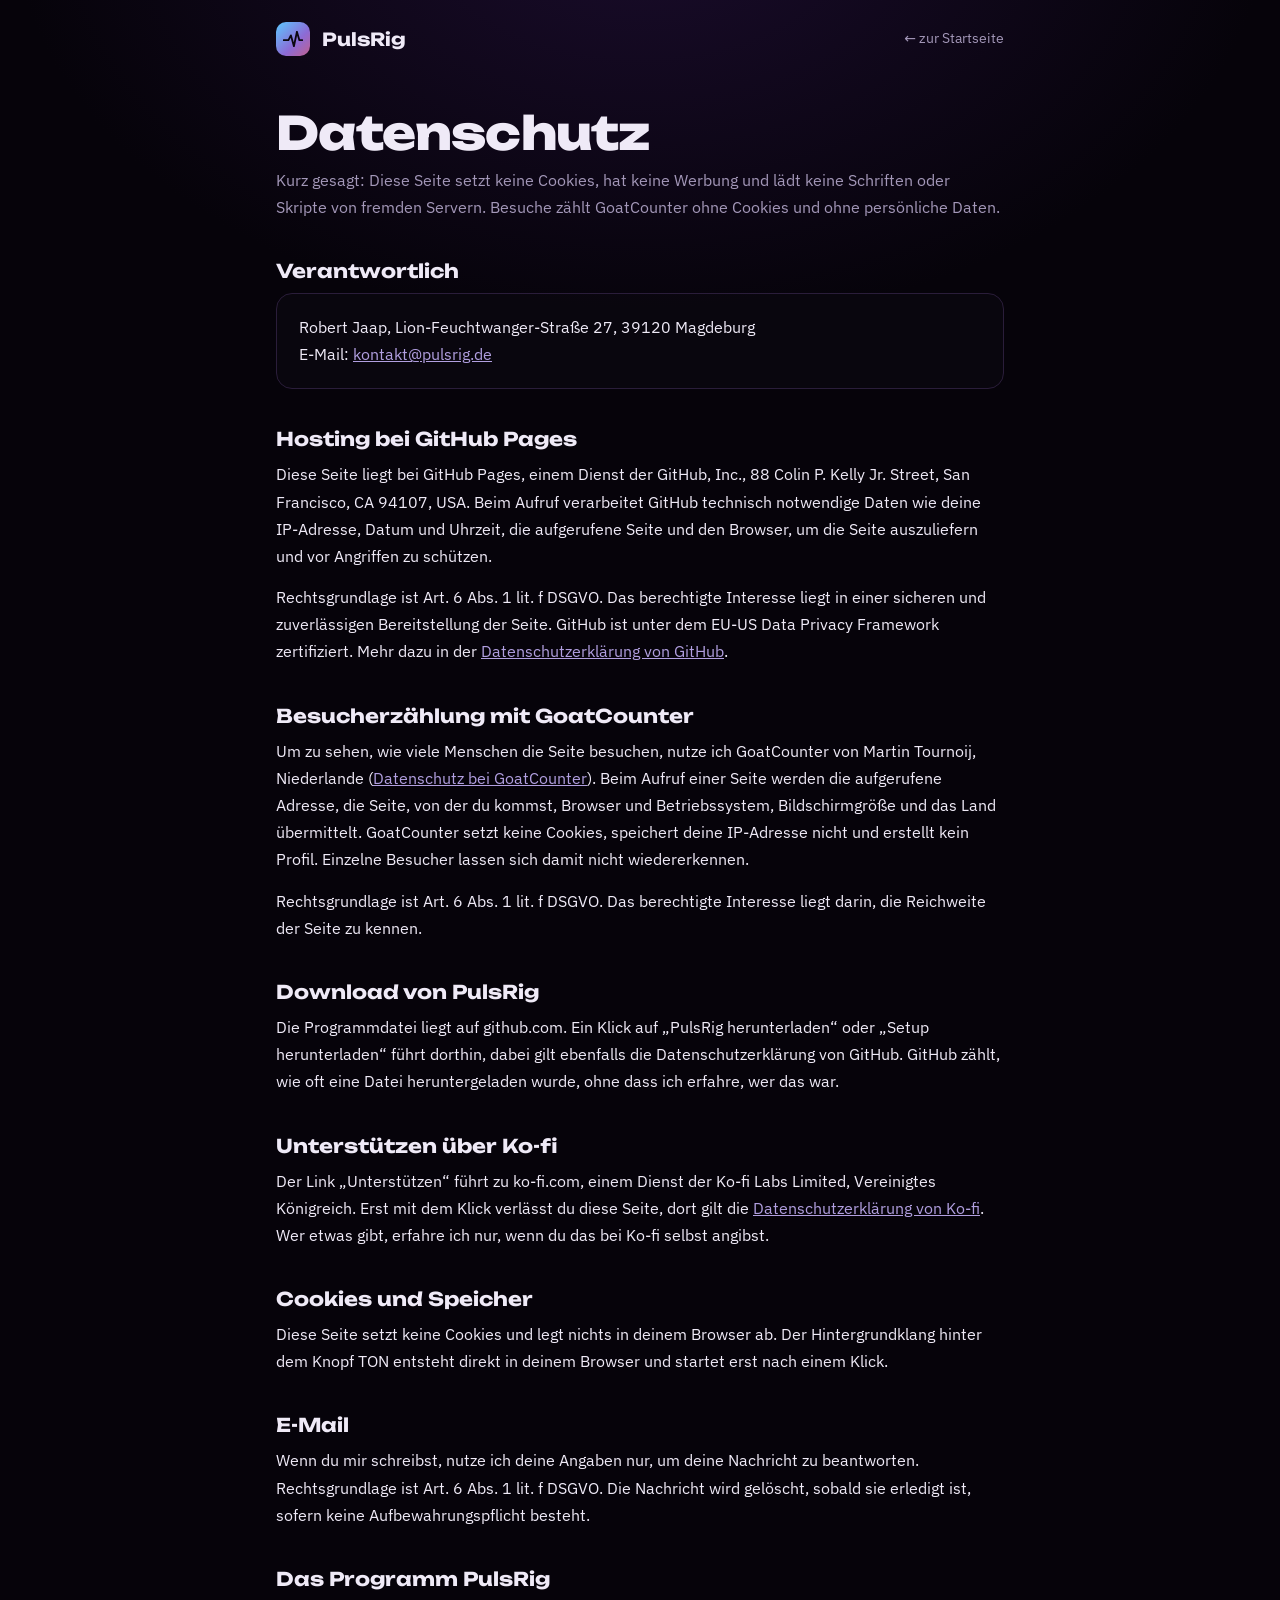
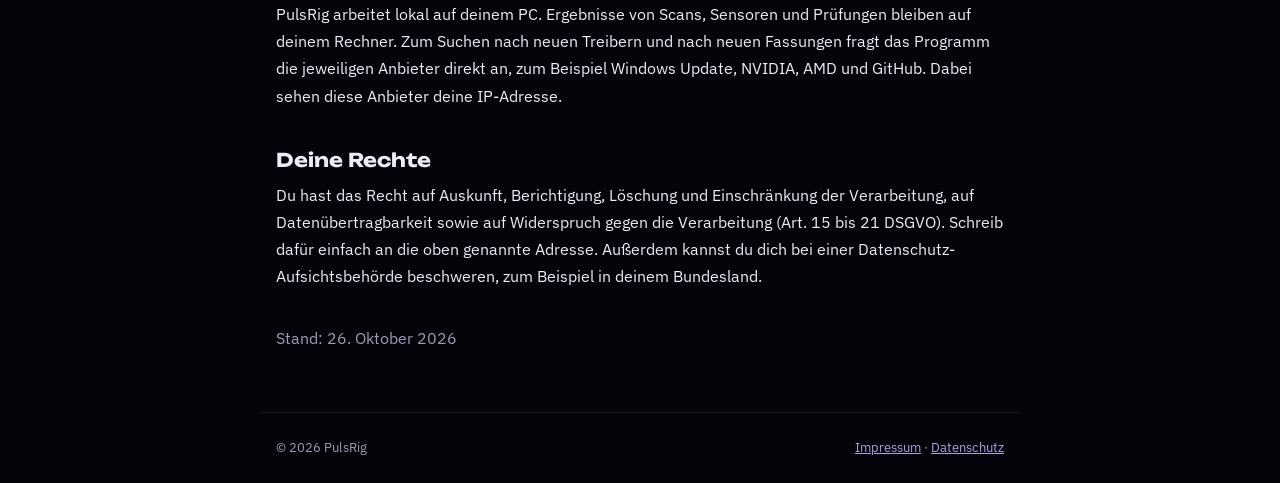
<file: datenschutz.html>
<!doctype html>
<html lang="de">
<head>
<meta charset="utf-8">
<meta name="viewport" content="width=device-width,initial-scale=1">
<title>Datenschutz – PulsRig</title>
<meta name="robots" content="noindex">
<meta name="theme-color" content="#06030a">
<link rel="icon" href="data:image/svg+xml,%3Csvg xmlns='http://www.w3.org/2000/svg' viewBox='0 0 66 52'%3E%3Cpath d='M2 30h16l8-16 10 36 10-48 8 28h10' fill='none' stroke='%238c6bd6' stroke-width='6' stroke-linecap='round' stroke-linejoin='round'/%3E%3C/svg%3E">
<link rel="stylesheet" href="fonts/fonts.css?v=2">
<link rel="stylesheet" href="recht.css">
</head>
<body>
<header>
  <a class="logo" href="./"><span class="mark"><svg viewBox="0 0 66 52" aria-hidden="true"><path d="M2 30h16l8-16 10 36 10-48 8 28h10" fill="none" stroke="#0b0710" stroke-width="6" stroke-linecap="round" stroke-linejoin="round"/></svg></span>PulsRig</a>
  <a class="back" href="./">← zur Startseite</a>
</header>
<main>
  <h1>Datenschutz</h1>
  <p class="lead">Kurz gesagt: Diese Seite setzt keine Cookies, hat keine Werbung und lädt keine Schriften oder Skripte von fremden Servern. Besuche zählt GoatCounter ohne Cookies und ohne persönliche Daten.</p>

  <h2>Verantwortlich</h2>
  <div class="card">
    <p>Robert Jaap, Lion-Feuchtwanger-Straße 27, 39120 Magdeburg<br>
    E-Mail: <a href="mailto:kontakt@pulsrig.de">kontakt@pulsrig.de</a></p>
  </div>

  <h2>Hosting bei GitHub Pages</h2>
  <p>Diese Seite liegt bei GitHub Pages, einem Dienst der GitHub, Inc., 88 Colin P. Kelly Jr. Street, San Francisco, CA 94107, USA. Beim Aufruf verarbeitet GitHub technisch notwendige Daten wie deine IP-Adresse, Datum und Uhrzeit, die aufgerufene Seite und den Browser, um die Seite auszuliefern und vor Angriffen zu schützen.</p>
  <p>Rechtsgrundlage ist Art. 6 Abs. 1 lit. f DSGVO. Das berechtigte Interesse liegt in einer sicheren und zuverlässigen Bereitstellung der Seite. GitHub ist unter dem EU-US Data Privacy Framework zertifiziert. Mehr dazu in der <a href="https://docs.github.com/de/site-policy/privacy-policies/github-general-privacy-statement" rel="noopener">Datenschutzerklärung von GitHub</a>.</p>

  <h2>Besucherzählung mit GoatCounter</h2>
  <p>Um zu sehen, wie viele Menschen die Seite besuchen, nutze ich GoatCounter von Martin Tournoij, Niederlande (<a href="https://www.goatcounter.com/help/privacy" rel="noopener">Datenschutz bei GoatCounter</a>). Beim Aufruf einer Seite werden die aufgerufene Adresse, die Seite, von der du kommst, Browser und Betriebssystem, Bildschirmgröße und das Land übermittelt. GoatCounter setzt keine Cookies, speichert deine IP-Adresse nicht und erstellt kein Profil. Einzelne Besucher lassen sich damit nicht wiedererkennen.</p>
  <p>Rechtsgrundlage ist Art. 6 Abs. 1 lit. f DSGVO. Das berechtigte Interesse liegt darin, die Reichweite der Seite zu kennen.</p>

  <h2>Download von PulsRig</h2>
  <p>Die Programmdatei liegt auf github.com. Ein Klick auf „PulsRig herunterladen“ oder „Setup herunterladen“ führt dorthin, dabei gilt ebenfalls die Datenschutzerklärung von GitHub. GitHub zählt, wie oft eine Datei heruntergeladen wurde, ohne dass ich erfahre, wer das war.</p>

  <h2>Unterstützen über Ko-fi</h2>
  <p>Der Link „Unterstützen“ führt zu ko-fi.com, einem Dienst der Ko-fi Labs Limited, Vereinigtes Königreich. Erst mit dem Klick verlässt du diese Seite, dort gilt die <a href="https://more.ko-fi.com/privacy" rel="noopener">Datenschutzerklärung von Ko-fi</a>. Wer etwas gibt, erfahre ich nur, wenn du das bei Ko-fi selbst angibst.</p>

  <h2>Cookies und Speicher</h2>
  <p>Diese Seite setzt keine Cookies und legt nichts in deinem Browser ab. Der Hintergrundklang hinter dem Knopf TON entsteht direkt in deinem Browser und startet erst nach einem Klick.</p>

  <h2>E-Mail</h2>
  <p>Wenn du mir schreibst, nutze ich deine Angaben nur, um deine Nachricht zu beantworten. Rechtsgrundlage ist Art. 6 Abs. 1 lit. f DSGVO. Die Nachricht wird gelöscht, sobald sie erledigt ist, sofern keine Aufbewahrungspflicht besteht.</p>

  <h2>Das Programm PulsRig</h2>
  <p>PulsRig arbeitet lokal auf deinem PC. Ergebnisse von Scans, Sensoren und Prüfungen bleiben auf deinem Rechner. Zum Suchen nach neuen Treibern und nach neuen Fassungen fragt das Programm die jeweiligen Anbieter direkt an, zum Beispiel Windows Update, NVIDIA, AMD und GitHub. Dabei sehen diese Anbieter deine IP-Adresse.</p>

  <h2>Deine Rechte</h2>
  <p>Du hast das Recht auf Auskunft, Berichtigung, Löschung und Einschränkung der Verarbeitung, auf Datenübertragbarkeit sowie auf Widerspruch gegen die Verarbeitung (Art. 15 bis 21 DSGVO). Schreib dafür einfach an die oben genannte Adresse. Außerdem kannst du dich bei einer Datenschutz-Aufsichtsbehörde beschweren, zum Beispiel in deinem Bundesland.</p>

  <p class="lead" style="margin-top:34px">Stand: 26. Oktober 2026</p>
</main>
<footer><span>© 2026 PulsRig</span><span><a href="impressum.html">Impressum</a> · <a href="datenschutz.html">Datenschutz</a></span></footer>
<script data-goatcounter="https://pulsrig.goatcounter.com/count" async src="js/count.js"></script>
</body>
</html>
</file>
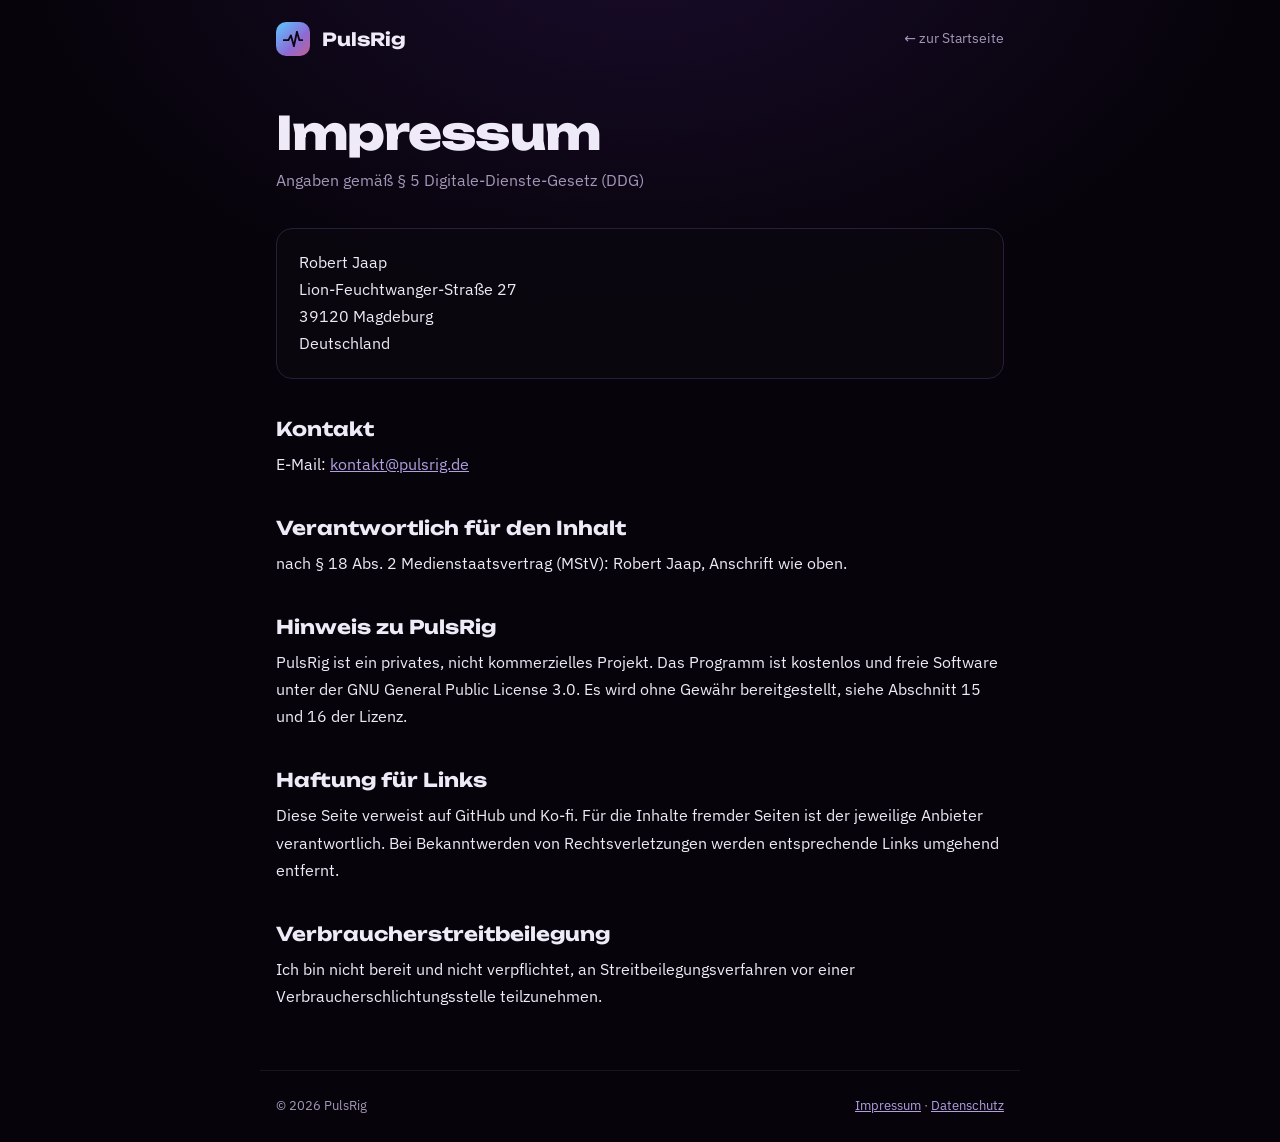
<file: impressum.html>
<!doctype html>
<html lang="de">
<head>
<meta charset="utf-8">
<meta name="viewport" content="width=device-width,initial-scale=1">
<title>Impressum – PulsRig</title>
<meta name="robots" content="noindex">
<meta name="theme-color" content="#06030a">
<link rel="icon" href="data:image/svg+xml,%3Csvg xmlns='http://www.w3.org/2000/svg' viewBox='0 0 66 52'%3E%3Cpath d='M2 30h16l8-16 10 36 10-48 8 28h10' fill='none' stroke='%238c6bd6' stroke-width='6' stroke-linecap='round' stroke-linejoin='round'/%3E%3C/svg%3E">
<link rel="stylesheet" href="fonts/fonts.css?v=2">
<link rel="stylesheet" href="recht.css">
</head>
<body>
<header>
  <a class="logo" href="./"><span class="mark"><svg viewBox="0 0 66 52" aria-hidden="true"><path d="M2 30h16l8-16 10 36 10-48 8 28h10" fill="none" stroke="#0b0710" stroke-width="6" stroke-linecap="round" stroke-linejoin="round"/></svg></span>PulsRig</a>
  <a class="back" href="./">← zur Startseite</a>
</header>
<main>
  <h1>Impressum</h1>
  <p class="lead">Angaben gemäß § 5 Digitale-Dienste-Gesetz (DDG)</p>

  <div class="card">
    <p>Robert Jaap<br>
    Lion-Feuchtwanger-Straße 27<br>
    39120 Magdeburg<br>
    Deutschland</p>
  </div>

  <h2>Kontakt</h2>
  <p>E-Mail: <a href="mailto:kontakt@pulsrig.de">kontakt@pulsrig.de</a></p>

  <h2>Verantwortlich für den Inhalt</h2>
  <p>nach § 18 Abs. 2 Medienstaatsvertrag (MStV): Robert Jaap, Anschrift wie oben.</p>

  <h2>Hinweis zu PulsRig</h2>
  <p>PulsRig ist ein privates, nicht kommerzielles Projekt. Das Programm ist kostenlos und freie Software unter der GNU General Public License 3.0. Es wird ohne Gewähr bereitgestellt, siehe Abschnitt 15 und 16 der Lizenz.</p>

  <h2>Haftung für Links</h2>
  <p>Diese Seite verweist auf GitHub und Ko-fi. Für die Inhalte fremder Seiten ist der jeweilige Anbieter verantwortlich. Bei Bekanntwerden von Rechtsverletzungen werden entsprechende Links umgehend entfernt.</p>

  <h2>Verbraucherstreitbeilegung</h2>
  <p>Ich bin nicht bereit und nicht verpflichtet, an Streitbeilegungsverfahren vor einer Verbraucherschlichtungsstelle teilzunehmen.</p>
</main>
<footer><span>© 2026 PulsRig</span><span><a href="impressum.html">Impressum</a> · <a href="datenschutz.html">Datenschutz</a></span></footer>
<script data-goatcounter="https://pulsrig.goatcounter.com/count" async src="js/count.js"></script>
</body>
</html>
</file>
<file: fonts/fonts.css>
@font-face {
  font-family: 'IBM Plex Sans';
  font-style: normal;
  font-weight: 400;
  font-stretch: 100%;
  font-display: swap;
  src: url(IBM-Plex-Sans.woff2) format('woff2');
  unicode-range: U+0000-00FF, U+0131, U+0152-0153, U+02BB-02BC, U+02C6, U+02DA, U+02DC, U+0304, U+0308, U+0329, U+2000-206F, U+20AC, U+2122, U+2191, U+2193, U+2212, U+2215, U+FEFF, U+FFFD;
}
@font-face {
  font-family: 'IBM Plex Sans';
  font-style: normal;
  font-weight: 500;
  font-stretch: 100%;
  font-display: swap;
  src: url(IBM-Plex-Sans.woff2) format('woff2');
  unicode-range: U+0000-00FF, U+0131, U+0152-0153, U+02BB-02BC, U+02C6, U+02DA, U+02DC, U+0304, U+0308, U+0329, U+2000-206F, U+20AC, U+2122, U+2191, U+2193, U+2212, U+2215, U+FEFF, U+FFFD;
}
@font-face {
  font-family: 'IBM Plex Sans';
  font-style: normal;
  font-weight: 600;
  font-stretch: 100%;
  font-display: swap;
  src: url(IBM-Plex-Sans.woff2) format('woff2');
  unicode-range: U+0000-00FF, U+0131, U+0152-0153, U+02BB-02BC, U+02C6, U+02DA, U+02DC, U+0304, U+0308, U+0329, U+2000-206F, U+20AC, U+2122, U+2191, U+2193, U+2212, U+2215, U+FEFF, U+FFFD;
}
@font-face {
  font-family: 'JetBrains Mono';
  font-style: normal;
  font-weight: 400;
  font-display: swap;
  src: url(JetBrains-Mono.woff2) format('woff2');
  unicode-range: U+0000-00FF, U+0131, U+0152-0153, U+02BB-02BC, U+02C6, U+02DA, U+02DC, U+0304, U+0308, U+0329, U+2000-206F, U+20AC, U+2122, U+2191, U+2193, U+2212, U+2215, U+FEFF, U+FFFD;
}
@font-face {
  font-family: 'JetBrains Mono';
  font-style: normal;
  font-weight: 600;
  font-display: swap;
  src: url(JetBrains-Mono.woff2) format('woff2');
  unicode-range: U+0000-00FF, U+0131, U+0152-0153, U+02BB-02BC, U+02C6, U+02DA, U+02DC, U+0304, U+0308, U+0329, U+2000-206F, U+20AC, U+2122, U+2191, U+2193, U+2212, U+2215, U+FEFF, U+FFFD;
}
@font-face {
  font-family: 'Unbounded';
  font-style: normal;
  font-weight: 500;
  font-display: swap;
  src: url(Unbounded.woff2) format('woff2');
  unicode-range: U+0000-00FF, U+0131, U+0152-0153, U+02BB-02BC, U+02C6, U+02DA, U+02DC, U+0304, U+0308, U+0329, U+2000-206F, U+20AC, U+2122, U+2191, U+2193, U+2212, U+2215, U+FEFF, U+FFFD;
}
@font-face {
  font-family: 'Unbounded';
  font-style: normal;
  font-weight: 700;
  font-display: swap;
  src: url(Unbounded.woff2) format('woff2');
  unicode-range: U+0000-00FF, U+0131, U+0152-0153, U+02BB-02BC, U+02C6, U+02DA, U+02DC, U+0304, U+0308, U+0329, U+2000-206F, U+20AC, U+2122, U+2191, U+2193, U+2212, U+2215, U+FEFF, U+FFFD;
}
@font-face {
  font-family: 'Unbounded';
  font-style: normal;
  font-weight: 800;
  font-display: swap;
  src: url(Unbounded.woff2) format('woff2');
  unicode-range: U+0000-00FF, U+0131, U+0152-0153, U+02BB-02BC, U+02C6, U+02DA, U+02DC, U+0304, U+0308, U+0329, U+2000-206F, U+20AC, U+2122, U+2191, U+2193, U+2212, U+2215, U+FEFF, U+FFFD;
}
</file>
<file: recht.css>
/* Unterseiten Impressum und Datenschutz: ruhig, gut lesbar, im Look der Startseite */
:root{--bg:#06030a;--line:#2a1d3a;--fg:#efeaf7;--muted:#a397b8;--a1:#8c6bd6;--a3:#c0608f;--ring:#b19fe0;color-scheme:dark}
*{box-sizing:border-box}
body{margin:0;background:radial-gradient(900px 600px at 50% -10%,#1a0c2c,var(--bg) 70%) fixed,var(--bg);color:var(--fg);font:16px/1.7 "IBM Plex Sans","Segoe UI",system-ui,sans-serif}
a{color:var(--ring)}
:focus-visible{outline:2px solid var(--ring);outline-offset:3px;border-radius:6px}
header,main,footer{max-width:760px;margin:0 auto;padding-inline:16px}
header{display:flex;align-items:center;justify-content:space-between;padding-block:22px}
.logo{display:flex;align-items:center;gap:12px;font:700 18px "Unbounded",system-ui,sans-serif;text-decoration:none;color:var(--fg)}
.mark{width:34px;height:34px;border-radius:10px;display:grid;place-items:center;background:linear-gradient(135deg,#5cc8ff,var(--a1) 60%,var(--a3))}
.mark svg{width:20px;height:16px}
.back{font-size:14px;color:var(--muted);text-decoration:none}.back:hover{color:var(--fg)}
h1{font:800 clamp(30px,6vw,46px)/1.1 "Unbounded",system-ui,sans-serif;margin:30px 0 8px;letter-spacing:-.02em}
.lead{color:var(--muted);margin:0 0 34px}
h2{font:600 19px "Unbounded",system-ui,sans-serif;margin:38px 0 10px}
h3{font-size:16px;margin:22px 0 6px}
p,ul{margin:0 0 14px}ul{padding-left:20px}
.card{padding:20px 22px;border:1px solid var(--line);border-radius:16px;background:#0b0710cc}
.card p{margin:0}
footer{border-top:1px solid #ffffff12;margin-top:60px;padding-block:24px;color:var(--muted);font-size:13px;display:flex;flex-wrap:wrap;gap:12px;justify-content:space-between}
@media(max-width:700px){.logo,.back,footer a{display:inline-flex;align-items:center;min-height:44px}footer{flex-direction:column;padding-bottom:calc(24px + env(safe-area-inset-bottom,0px))}}
</file>
